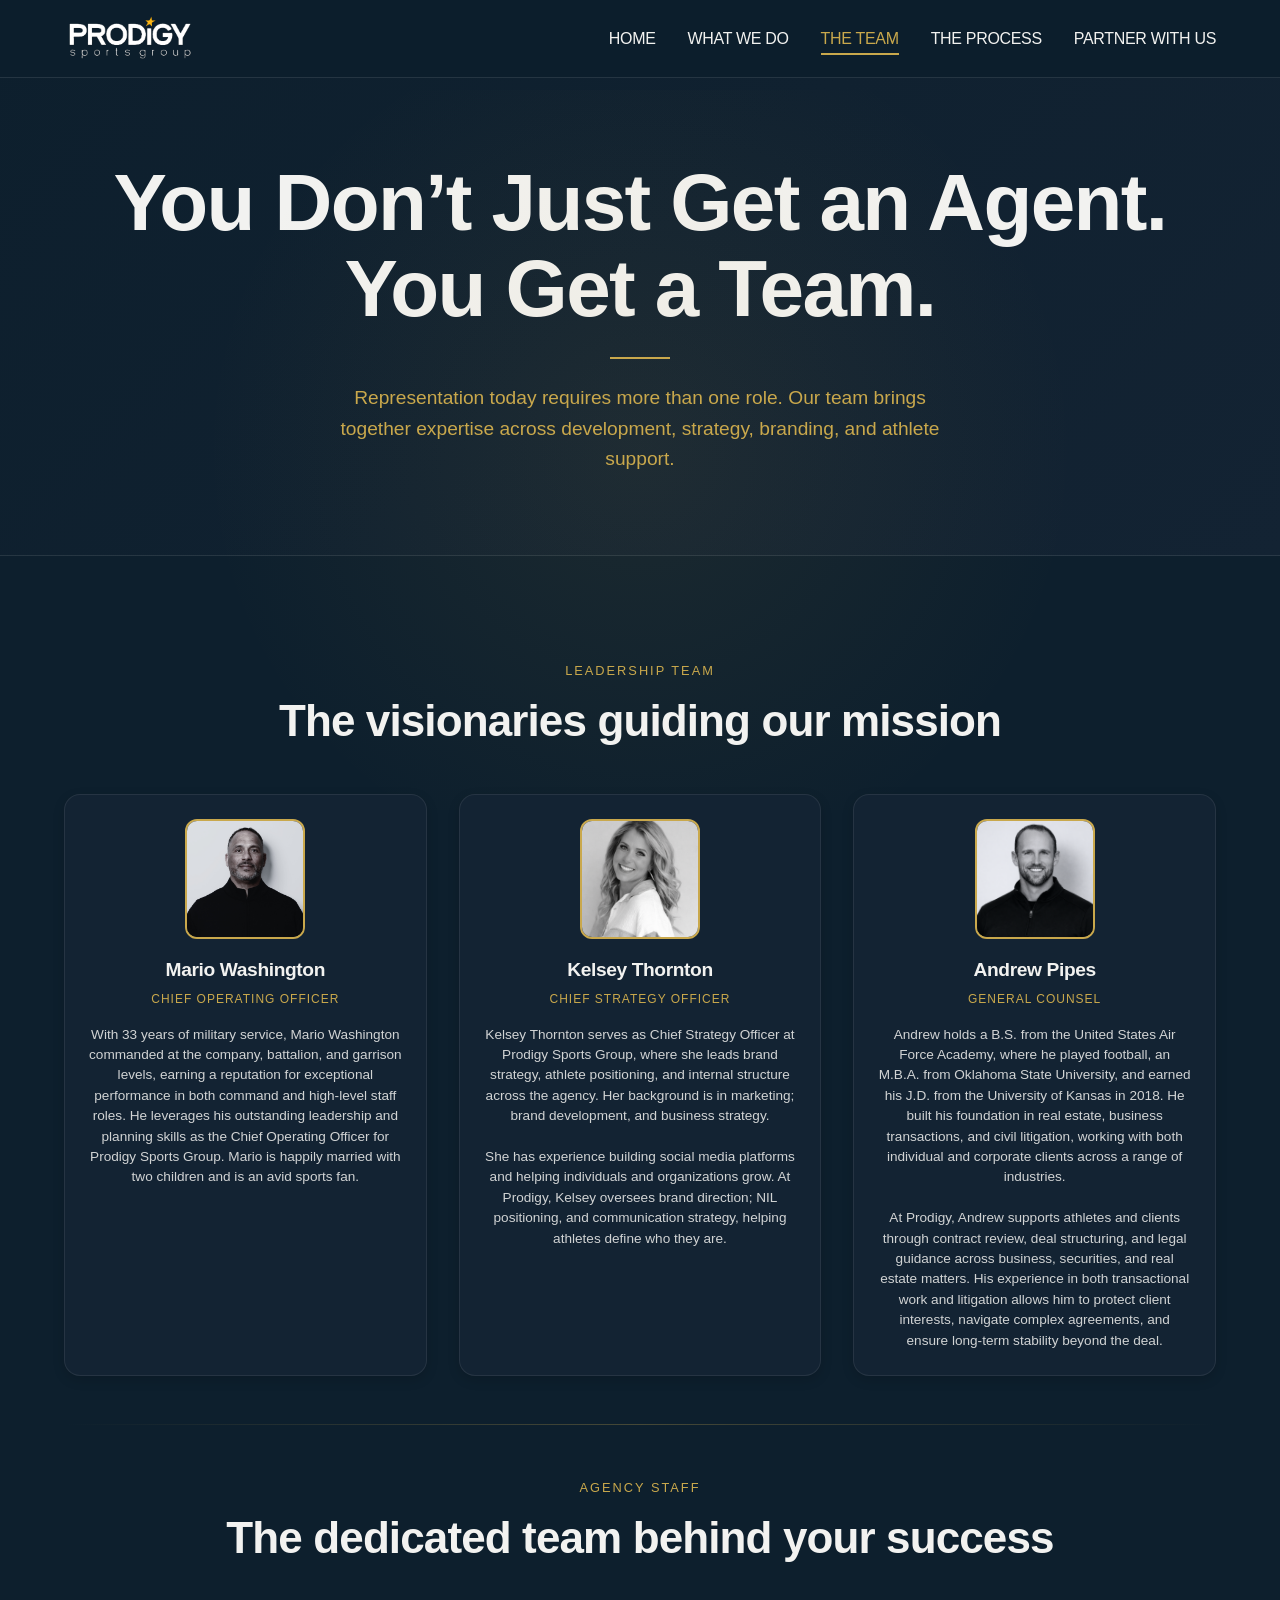
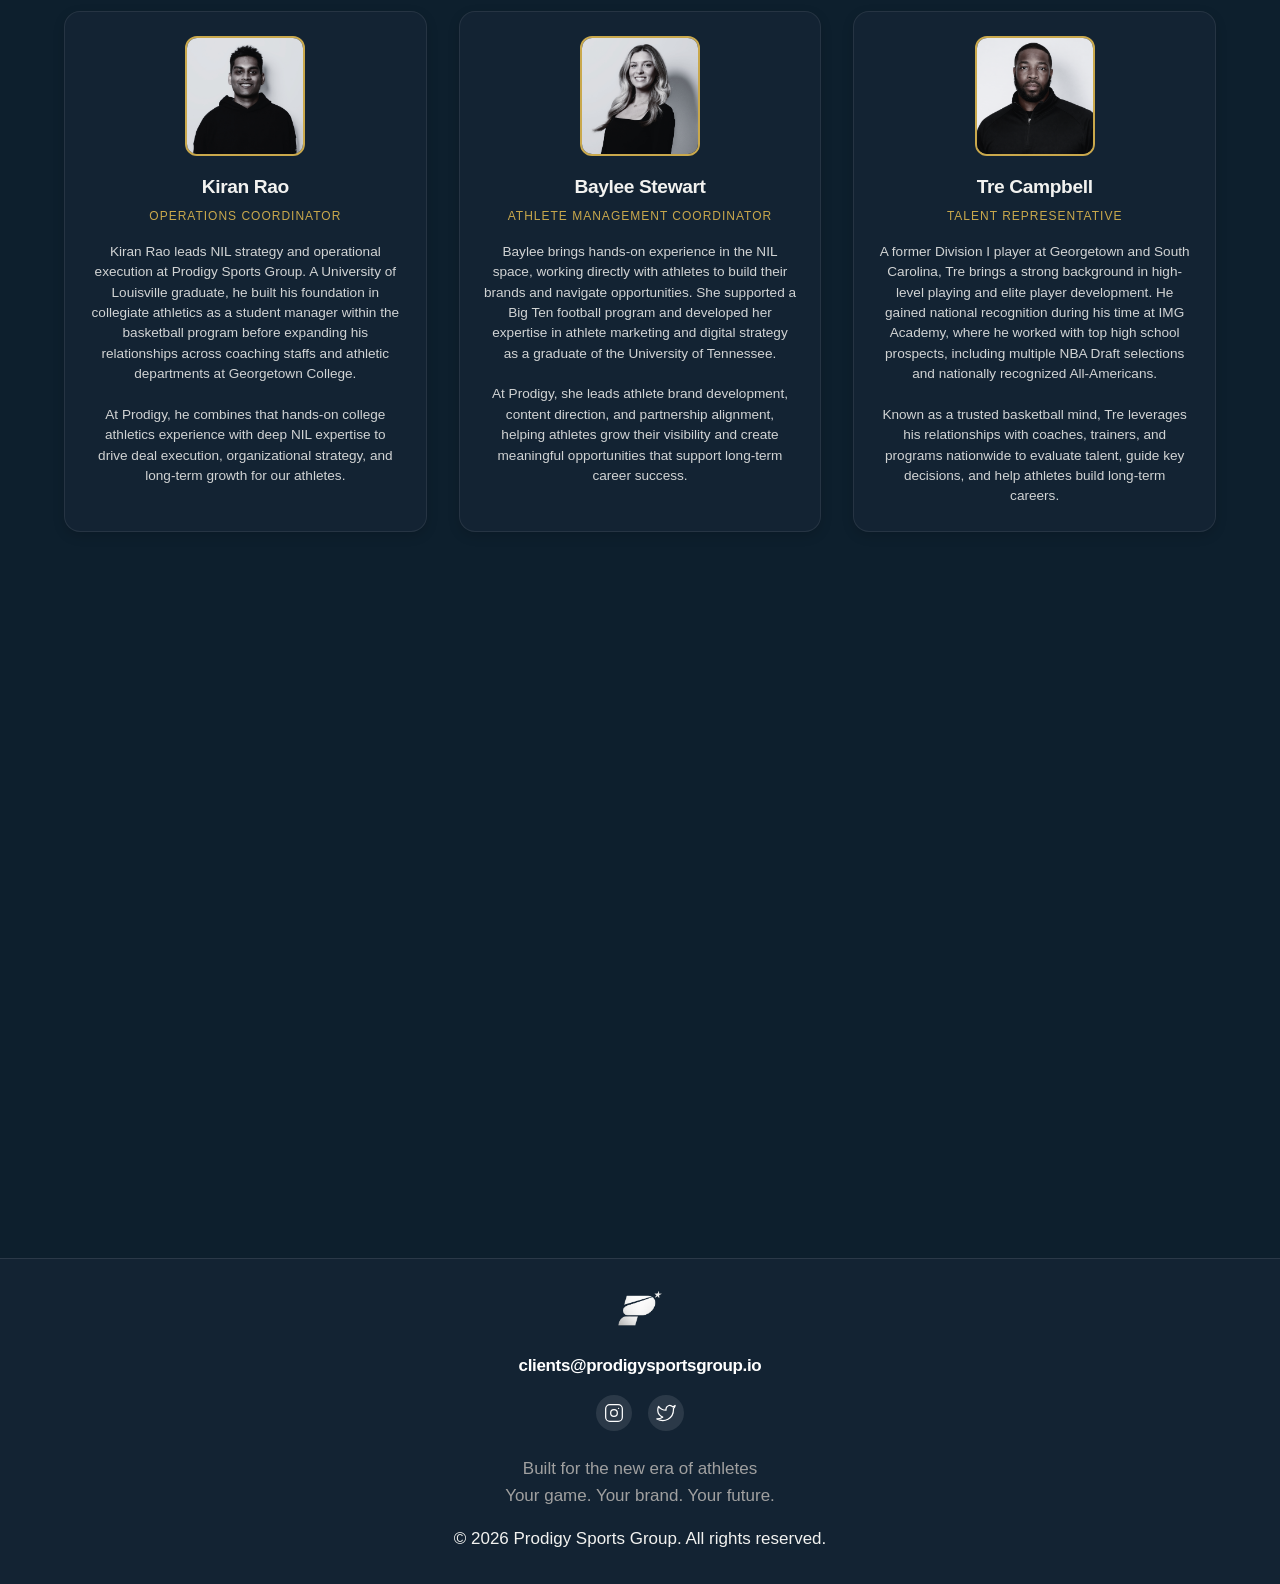
<file: about.html>
<!DOCTYPE html>
<html lang="en">
<head>
    <meta charset="UTF-8">
    <meta name="viewport" content="width=device-width, initial-scale=1.0">
    <title>The Team</title>
    <link href="https://api.fontshare.com/v2/css?f[]=cabinet-grotesk@800,700,500&f[]=manrope@400,500,600,700&display=swap" rel="stylesheet">
    <link rel="stylesheet" href="css/styles.css">
</head>
<body>

    <!--  SITE HEADER & NAVIGATION  -->
    <header>
        <nav class="navbar">
            <a href="index.html" class="logo">
                <img src="images/logo.png" alt="Prodigy" class="logo-img">
            </a>
            <ul class="nav-menu">
                <li><a href="index.html">HOME</a></li>
                <li><a href="What.html">WHAT WE DO</a></li>
                <li><a href="about.html" class="active">THE TEAM</a></li>
                <li><a href="process.html">THE PROCESS</a></li>
                <li><a href="contact.html">PARTNER WITH US</a></li>
            </ul>
            <button class="menu-toggle" aria-label="Toggle menu">
                <span></span>
                <span></span>
                <span></span>
            </button>
        </nav>
    </header>

    <main>
        <section class="page-header">
            <h1>You Don’t Just Get an Agent. You Get a Team.</h1>
            <div class="hero-divider"></div>
            <p>
                Representation today requires more than one role.
                Our team brings together expertise across development, strategy, branding, and athlete support.
            </p>
        </section>


        <!-- Our Team Section -->
        <section class="team-grid-section">
            <div class="team-container">

                <!-- Leadership Team -->
                <div class="team-category">
                    <div class="team-header">
                        <span class="section-tag">LEADERSHIP TEAM</span>
                        <h2>The visionaries guiding our mission</h2>
                    </div>
                    <div class="team-grid">
                        <!-- Leadership Team Member 1 -->
                        <div class="team-card leadership-card">
                            <div class="team-image">
                                <img src="images/MarioWashington.png" alt="Mario Washington">
                            </div>
                            <h3>Mario Washington</h3>
                            <p class="team-title">Chief Operating Officer</p>
                            <div class="team-bio">
                                <p>With 33 years of military service, Mario Washington commanded at the company, battalion, and garrison levels, earning a reputation for exceptional performance in both command and high-level staff roles. He leverages his outstanding leadership and planning skills as the Chief Operating Officer for Prodigy Sports Group. Mario is happily married with two children and is an avid sports fan.</p>
                            </div>
                        </div>

                        <!-- Leadership Team Member 2 -->
                        <div class="team-card leadership-card">
                            <div class="team-image">
                                <img src="images/KelseyThornton.png" alt="Kelsey Thornton">
                            </div>
                            <h3>Kelsey Thornton</h3>
                            <p class="team-title">Chief Strategy Officer</p>
                            <div class="team-bio">
                                <p>
                                    Kelsey Thornton serves as Chief Strategy Officer at Prodigy Sports Group, where she leads brand strategy, athlete positioning, and internal structure across the agency. Her background is in marketing; brand development, and business strategy.
                                    <br><br>
                                    She has experience building social media platforms and helping individuals and organizations grow. At Prodigy, Kelsey oversees brand direction; NIL positioning, and communication strategy, helping athletes define who they are.
                                </p>
                            </div>
                        </div>

                        <!-- Leadership Team Member 3  -->
                        <div class="team-card leadership-card">
                            <div class="team-image">
                                <img src="images/AndrewPipes.png" alt="Andrew Pipes">
                            </div>
                            <h3>Andrew Pipes</h3>
                            <p class="team-title">General Counsel</p>
                            <div class="team-bio">
                                <p>
                                    Andrew holds a B.S. from the United States Air Force Academy, where he played football, an M.B.A. from Oklahoma State University, and earned his J.D. from the University of Kansas in 2018. He built his foundation in real estate, business transactions, and civil litigation, working with both individual and corporate clients across a range of industries.
                                    <br><br>
                                    At Prodigy, Andrew supports athletes and clients through contract review, deal structuring, and legal guidance across business, securities, and real estate matters. His experience in both transactional work and litigation allows him to protect client interests, navigate complex agreements, and ensure long-term stability beyond the deal.
                                </p>
                             </div>
                        </div>
                    </div>
                </div>
            </div>
        

            <div class="team-category-divider"></div>

            <!-- Agency Staff -->
            <div class="team-category">
                <div class="team-header">
                    <span class="section-tag">AGENCY STAFF</span>
                    <h2>The dedicated team behind your success</h2>
                </div>
                <div class="team-grid">
                    <!-- Staff Member 1 -->
                    <div class="team-card staff-card">
                        <div class="team-image">
                            <img src="images/KiranRao.png" alt="Kiran Rao">
                        </div>
                        <h3>Kiran Rao</h3>
                        <p class="team-title">Operations Coordinator</p>
                        <div class="team-bio">
                            <p>
                                Kiran Rao leads NIL strategy and operational execution at Prodigy Sports Group. A University of Louisville graduate, he built his foundation in collegiate athletics as a student manager within the basketball program before expanding his relationships across coaching staffs and athletic departments at Georgetown College.
                                <br><br>
                                At Prodigy, he combines that hands-on college athletics experience with deep NIL expertise to drive deal execution, organizational strategy, and long-term growth for our athletes.
                            </p>
                        </div>
                    </div>

                    <!-- Staff Member 2 -->
                    <div class="team-card staff-card">
                        <div class="team-image">
                            <img src="images/BayleeStewart.png" alt="Baylee Stewart">
                        </div>
                        <h3>Baylee Stewart</h3>
                        <p class="team-title">Athlete Management Coordinator</p>
                        <div class="team-bio">
                            <p>
                                Baylee brings hands-on experience in the NIL space, working directly with athletes to build their brands and navigate opportunities. She supported a Big Ten football program and developed her expertise in athlete marketing and digital strategy as a graduate of the University of Tennessee.
                                <br><br>At Prodigy, she leads athlete brand development, content direction, and partnership alignment, helping athletes grow their visibility and create meaningful opportunities that support long-term career success.
                            </p>
                        </div>
                    </div>

                    <!-- Staff Member 3 -->
                    <div class="team-card staff-card">
                        <div class="team-image">
                            <img src="images/TreCampbell.png" alt="Tre Campbell">
                        </div>
                        <h3>Tre Campbell</h3>
                        <p class="team-title">Talent Representative</p>
                        <div class="team-bio">
                            <p>
                                A former Division I player at Georgetown and South Carolina, Tre brings a strong background in high-level playing and elite player development. He gained national recognition during his time at IMG Academy, where he worked with top high school prospects, including multiple NBA Draft selections and nationally recognized All-Americans.
                                <br><br>Known as a trusted basketball mind, Tre leverages his relationships with coaches, trainers, and programs nationwide to evaluate talent, guide key decisions, and help athletes build long-term careers.
                            </p>
                        </div>
                    </div>

                    <!-- Staff Member 4 -->
                    <div class="team-card staff-card">
                        <div class="team-image">
                            <img src="images/RobPeterson.png" alt="Rob Peterson">
                        </div>
                        <h3>Rob Peterson</h3>
                        <p class="team-title">Talent Representative</p>
                        <div class="team-bio">
                            <p>
                                Rob Peterson is a former collegiate player and coach with deep roots in the basketball world. The son of longtime college and NBA coach and executive Buzz Peterson, he brings both lineage and perspective shaped by a lifetime around the game.
                                After playing at High Point University under Tubby Smith and coaching at the collegiate level, Rob offers a strong understanding of today’s evolving basketball landscape. <br><br>He leverages both his recent coaching experience and lifelong relationships across the sport to help athletes navigate key decisions and position themselves for long-term success.
                            </p>
                        </div>
                    </div>

                    <!-- Staff Member 5 -->
                    <div class="team-card staff-card">
                        <div class="team-image">
                            <img src="images/SeanMohollen.png" alt="Sean Mohollen">
                        </div>
                        <h3>Sean Mohollen</h3>
                        <p class="team-title">Talent Representative</p>
                        <div class="team-bio">
                            <p>
                                Sean Mohollen is a former Division I athlete with a background in sports management and a focused expertise in NIL strategy and athlete brand development. Having competed at the collegiate level himself, he understands the demands athletes face and brings that perspective to every client relationship.
                                <br><br>
                                At Prodigy, Sean works directly with athletes and their families to identify the right opportunities, structure meaningful partnerships, and build brands with long-term value. His hands-on approach and commitment to the details ensure athletes can navigate the NIL landscape with clarity and a team behind them.
                            </p>
                        </div>
                    </div>
                </div>
            </div>


        </section>
    </main>

    <footer>
        <div class="footer-container">
            <div class="logo-img">
                <img src="images/logo2.PNG" alt="Prodigy" class="footer-logo-img">
            </div>
            <div class="footer-contact">
                <a href="mailto:client@prodigysportsgroup.io" class="footer-email">clients@prodigysportsgroup.io</a>
            </div>
            <div class="footer-social">
                <a href="https://www.instagram.com/prodigysportsgroup_" target="_blank" class="social-link-footer" aria-label="Instagram">
                    <svg width="20" height="20" viewBox="0 0 24 24" fill="none" xmlns="http://www.w3.org/2000/svg">
                        <path d="M17 2H7C4.2 2 2 4.2 2 7V17C2 19.8 4.2 22 7 22H17C19.8 22 22 19.8 22 17V7C22 4.2 19.8 2 17 2Z" stroke="currentColor" stroke-width="1.5" stroke-linecap="round" stroke-linejoin="round" />
                        <path d="M12 16C14.2091 16 16 14.2091 16 12C16 9.79086 14.2091 8 12 8C9.79086 8 8 9.79086 8 12C8 14.2091 9.79086 16 12 16Z" stroke="currentColor" stroke-width="1.5" stroke-linecap="round" stroke-linejoin="round" />
                        <path d="M17.5 6.5H17.51" stroke="currentColor" stroke-width="1.5" stroke-linecap="round" stroke-linejoin="round" />
                    </svg>
                </a>
                <a href="https://x.com/ProdigySG_" target="_blank" class="social-link-footer" aria-label="Twitter">
                    <svg width="20" height="20" viewBox="0 0 24 24" fill="none" xmlns="http://www.w3.org/2000/svg">
                        <path d="M23 3C22.0424 3.675 20.9821 4.192 19.86 4.53C19.2577 3.837 18.4573 3.346 17.567 3.1239C16.6767 2.9019 15.7395 2.9602 14.8821 3.2915C14.0247 3.6228 13.2884 4.2111 12.773 4.986C12.2575 5.7609 11.9877 6.6836 12 7.62V8.62C10.2426 8.666 8.50127 8.276 6.93101 7.4855C5.36074 6.695 4.01032 5.5325 3 4.12C3 4.12 -1 13 8 17C5.94053 18.398 3.48716 19.099 1 19C10 24 21 19 21 7.5C20.9991 7.2215 20.9723 6.94364 20.92 6.67C21.9406 5.6635 22.6608 4.3927 23 3Z" stroke="currentColor" stroke-width="1.5" stroke-linecap="round" stroke-linejoin="round" />
                    </svg>
                </a>
            </div>
            <div class="footer-text">
                <p>
                    Built for the new era of athletes
                    <br />
                    Your game. Your brand. Your future.
                </p>
            </div>
            <p>&copy; 2026 Prodigy Sports Group. All rights reserved.</p>
        </div>
    </footer>
    <script src="JavaScript/script.js"></script>
</body>
</html>
</file>
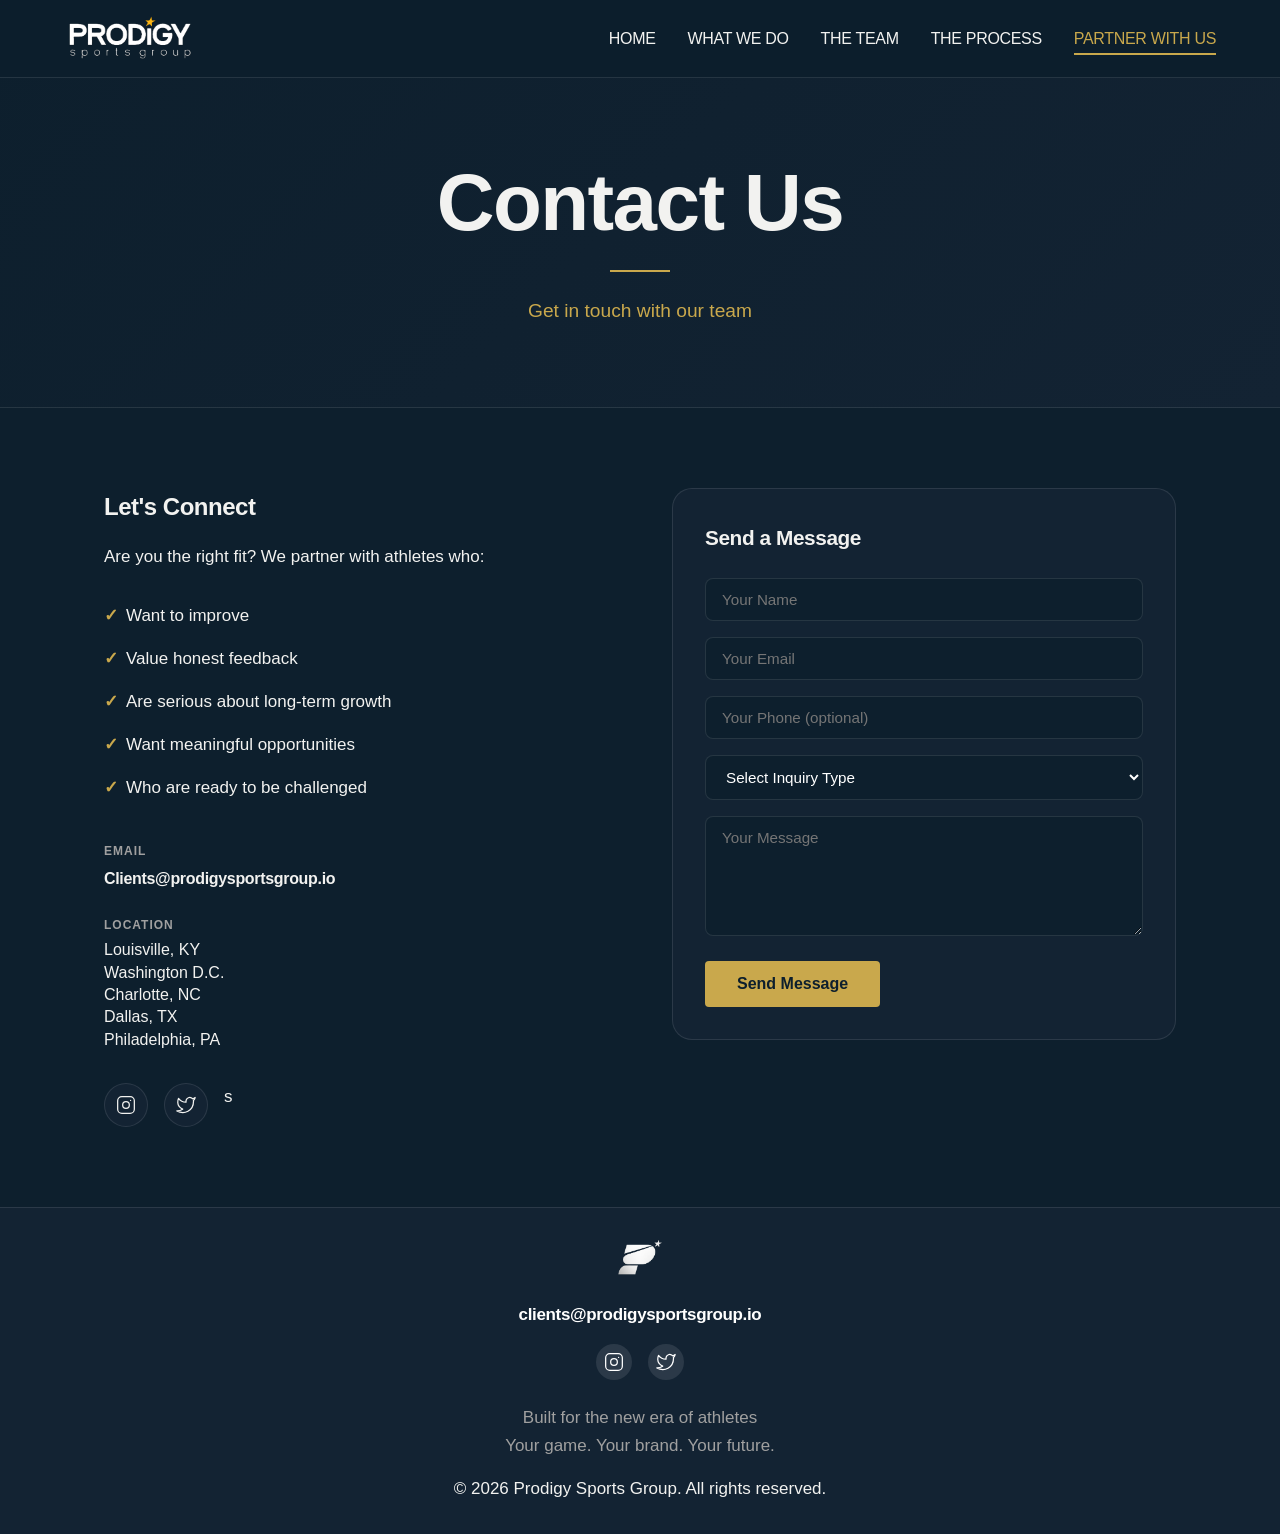
<file: contact.html>
<!DOCTYPE html>
<html lang="en">
<head>
    <meta charset="UTF-8">
    <meta name="viewport" content="width=device-width, initial-scale=1.0">
    <title>Partner With Us</title>
    <link href="https://api.fontshare.com/v2/css?f[]=cabinet-grotesk@800,700,500&f[]=manrope@400,500,600,700&display=swap" rel="stylesheet">
    <link rel="stylesheet" href="css/styles.css">
</head>
<body>

    <!--SITE HEADER & NAVIGATION -->
    <header>
        <nav class="navbar">
            <a href="index.html" class="logo">
                <img src="images/logo.png" alt="Prodigy" class="logo-img">
            </a>
            <ul class="nav-menu">
                <li><a href="index.html">HOME</a></li>
                <li><a href="What.html">WHAT WE DO</a></li>
                <li><a href="about.html">THE TEAM</a></li>
                <li><a href="process.html">THE PROCESS</a></li>
                <li><a href="contact.html" class="active">PARTNER WITH US</a></li>
            </ul>
            <button class="menu-toggle" aria-label="Toggle menu">
                <span></span>
                <span></span>
                <span></span>
            </button>
        </nav>
    </header>

    <main>
        <section class="page-header">
            <h1>Contact Us</h1>
            <div class="hero-divider"></div>
            <p>Get in touch with our team</p>
        </section>

        <section class="contact-section">
            <div class="contact-grid">
                <!--Contact Info -->
                <div class="contact-info">
                    <h3>Let's Connect</h3>
                    <p>Are you the right fit? We partner with athletes who:</p>
                    <ul class="contact-list">
                        <li>Want to improve</li>
                        <li>Value honest feedback</li>
                        <li>Are serious about long-term growth</li>
                        <li>Want meaningful opportunities</li>
                        <li>Who are ready to be challenged</li>
                    </ul>

                    <div class="contact-details">
                        <div class="contact-detail">
                            <h4>Email</h4>
                            <a href="mailto:Clients@prodigysportsgroup.io">Clients@prodigysportsgroup.io</a>
                        </div>
                        <!--
                            <div class="contact-detail">
                            <h4>Phone</h4>
                            <a href="tel:+1234567890">(123) 456-7890</a>
                            </div>
                                 -->
                        <div class="contact-detail">
                            <h4>Location</h4>
                            <p>
                                Louisville, KY<br>
                                Washington D.C.<br>
                                Charlotte, NC<br>
                                Dallas, TX<br>
                                Philadelphia, PA
                            </p>
                        </div>
                    </div>

                    <!-- Social Icons - SVG -->
                    <div class="social-icons">
                        <a href="https://www.instagram.com/prodigysportsgroup_" target="_blank" class="social-icon" aria-label="Instagram">
                            <svg width="24" height="24" viewBox="0 0 24 24" fill="none" xmlns="http://www.w3.org/2000/svg">
                                <path d="M17 2H7C4.2 2 2 4.2 2 7V17C2 19.8 4.2 22 7 22H17C19.8 22 22 19.8 22 17V7C22 4.2 19.8 2 17 2Z" stroke="currentColor" stroke-width="1.5" stroke-linecap="round" stroke-linejoin="round" />
                                <path d="M12 16C14.2091 16 16 14.2091 16 12C16 9.79086 14.2091 8 12 8C9.79086 8 8 9.79086 8 12C8 14.2091 9.79086 16 12 16Z" stroke="currentColor" stroke-width="1.5" stroke-linecap="round" stroke-linejoin="round" />
                                <path d="M17.5 6.5H17.51" stroke="currentColor" stroke-width="1.5" stroke-linecap="round" stroke-linejoin="round" />
                            </svg>
                        </a>
                        <a href="https://x.com/ProdigySG_" target="_blank" class="social-icon" aria-label="X">
                            <svg width="24" height="24" viewBox="0 0 24 24" fill="none" xmlns="http://www.w3.org/2000/svg">
                                <path d="M23 3C22.0424 3.675 20.9821 4.192 19.86 4.53C19.2577 3.837 18.4573 3.346 17.567 3.1239C16.6767 2.9019 15.7395 2.9602 14.8821 3.2915C14.0247 3.6228 13.2884 4.2111 12.773 4.986C12.2575 5.7609 11.9877 6.6836 12 7.62V8.62C10.2426 8.666 8.50127 8.276 6.93101 7.4855C5.36074 6.695 4.01032 5.5325 3 4.12C3 4.12 -1 13 8 17C5.94053 18.398 3.48716 19.099 1 19C10 24 21 19 21 7.5C20.9991 7.2215 20.9723 6.94364 20.92 6.67C21.9406 5.6635 22.6608 4.3927 23 3Z" stroke="currentColor" stroke-width="1.5" stroke-linecap="round" stroke-linejoin="round" />
                            </svg>
                        </a>s
                    </div>
                </div>

                <!-- Contact Form -->
                <div class="contact-form-container">
                    <h3>Send a Message</h3>

                    <div id="form-success" class="form-success" style="display: none;">
                        <h3>Thank You!</h3>
                        <p>Your message has been sent. We'll get back to you within 24 hours.</p>
                    </div>

                    <form id="contact-form" class="contact-form" action="https://formspree.io/f/xojgeknv" method="POST">
                        <input type="text" name="_gotcha" style="display: none;">

                        <div class="form-group">
                            <input type="text" name="name" placeholder="Your Name" required>
                        </div>

                        <div class="form-group">
                            <input type="email" name="email" placeholder="Your Email" required>
                        </div>

                        <div class="form-group">
                            <input type="tel" name="phone" placeholder="Your Phone (optional)">
                        </div>

                        <div class="form-group">
                            <select name="inquiry-type" required>
                                <option value="" disabled selected>Select Inquiry Type</option>
                                <option value="general">General Question</option>
                                <option value="athlete">Athlete Representation</option>
                                <option value="partnership">Partnership Opportunity</option>
                                <option value="media">Media Inquiry</option>
                            </select>
                        </div>

                        <div class="form-group">
                            <textarea name="message" placeholder="Your Message" required></textarea>
                        </div>

                        <button type="submit" class="btn btn-primary" id="submit-btn">
                            <span class="btn-text">Send Message</span>
                            <span class="btn-loading" style="display: none;">Sending...</span>
                        </button>
                    </form>
                </div>
            </div>
        </section>
    </main>

    <footer>
        <div class="footer-container">
            <div class="logo-img">
                <img src="images/logo2.PNG" alt="Prodigy" class="footer-logo-img">
            </div>
            <div class="footer-contact">
                <a href="mailto:client@prodigysportsgroup.io" class="footer-email">clients@prodigysportsgroup.io</a>            
            </div>
            <div class="footer-social">
                <a href="https://www.instagram.com/prodigysportsgroup_" target="_blank" class="social-link-footer" aria-label="Instagram">
                    <svg width="20" height="20" viewBox="0 0 24 24" fill="none" xmlns="http://www.w3.org/2000/svg">
                        <path d="M17 2H7C4.2 2 2 4.2 2 7V17C2 19.8 4.2 22 7 22H17C19.8 22 22 19.8 22 17V7C22 4.2 19.8 2 17 2Z" stroke="currentColor" stroke-width="1.5" stroke-linecap="round" stroke-linejoin="round" />
                        <path d="M12 16C14.2091 16 16 14.2091 16 12C16 9.79086 14.2091 8 12 8C9.79086 8 8 9.79086 8 12C8 14.2091 9.79086 16 12 16Z" stroke="currentColor" stroke-width="1.5" stroke-linecap="round" stroke-linejoin="round" />
                        <path d="M17.5 6.5H17.51" stroke="currentColor" stroke-width="1.5" stroke-linecap="round" stroke-linejoin="round" />
                    </svg>
                </a>
                <a href="https://x.com/ProdigySG_" target="_blank" class="social-link-footer" aria-label="Twitter">
                    <svg width="20" height="20" viewBox="0 0 24 24" fill="none" xmlns="http://www.w3.org/2000/svg">
                        <path d="M23 3C22.0424 3.675 20.9821 4.192 19.86 4.53C19.2577 3.837 18.4573 3.346 17.567 3.1239C16.6767 2.9019 15.7395 2.9602 14.8821 3.2915C14.0247 3.6228 13.2884 4.2111 12.773 4.986C12.2575 5.7609 11.9877 6.6836 12 7.62V8.62C10.2426 8.666 8.50127 8.276 6.93101 7.4855C5.36074 6.695 4.01032 5.5325 3 4.12C3 4.12 -1 13 8 17C5.94053 18.398 3.48716 19.099 1 19C10 24 21 19 21 7.5C20.9991 7.2215 20.9723 6.94364 20.92 6.67C21.9406 5.6635 22.6608 4.3927 23 3Z" stroke="currentColor" stroke-width="1.5" stroke-linecap="round" stroke-linejoin="round" />
                    </svg>
                </a>
            </div>
            <div class="footer-text">
                <p>
                    Built for the new era of athletes
                    <br />
                    Your game. Your brand. Your future.
                </p>
            </div>
            <p>&copy; 2026 Prodigy Sports Group. All rights reserved.</p>
        </div>
    </footer>

    <script src="JavaScript/script.js"></script>
</body>
</html>
</file>
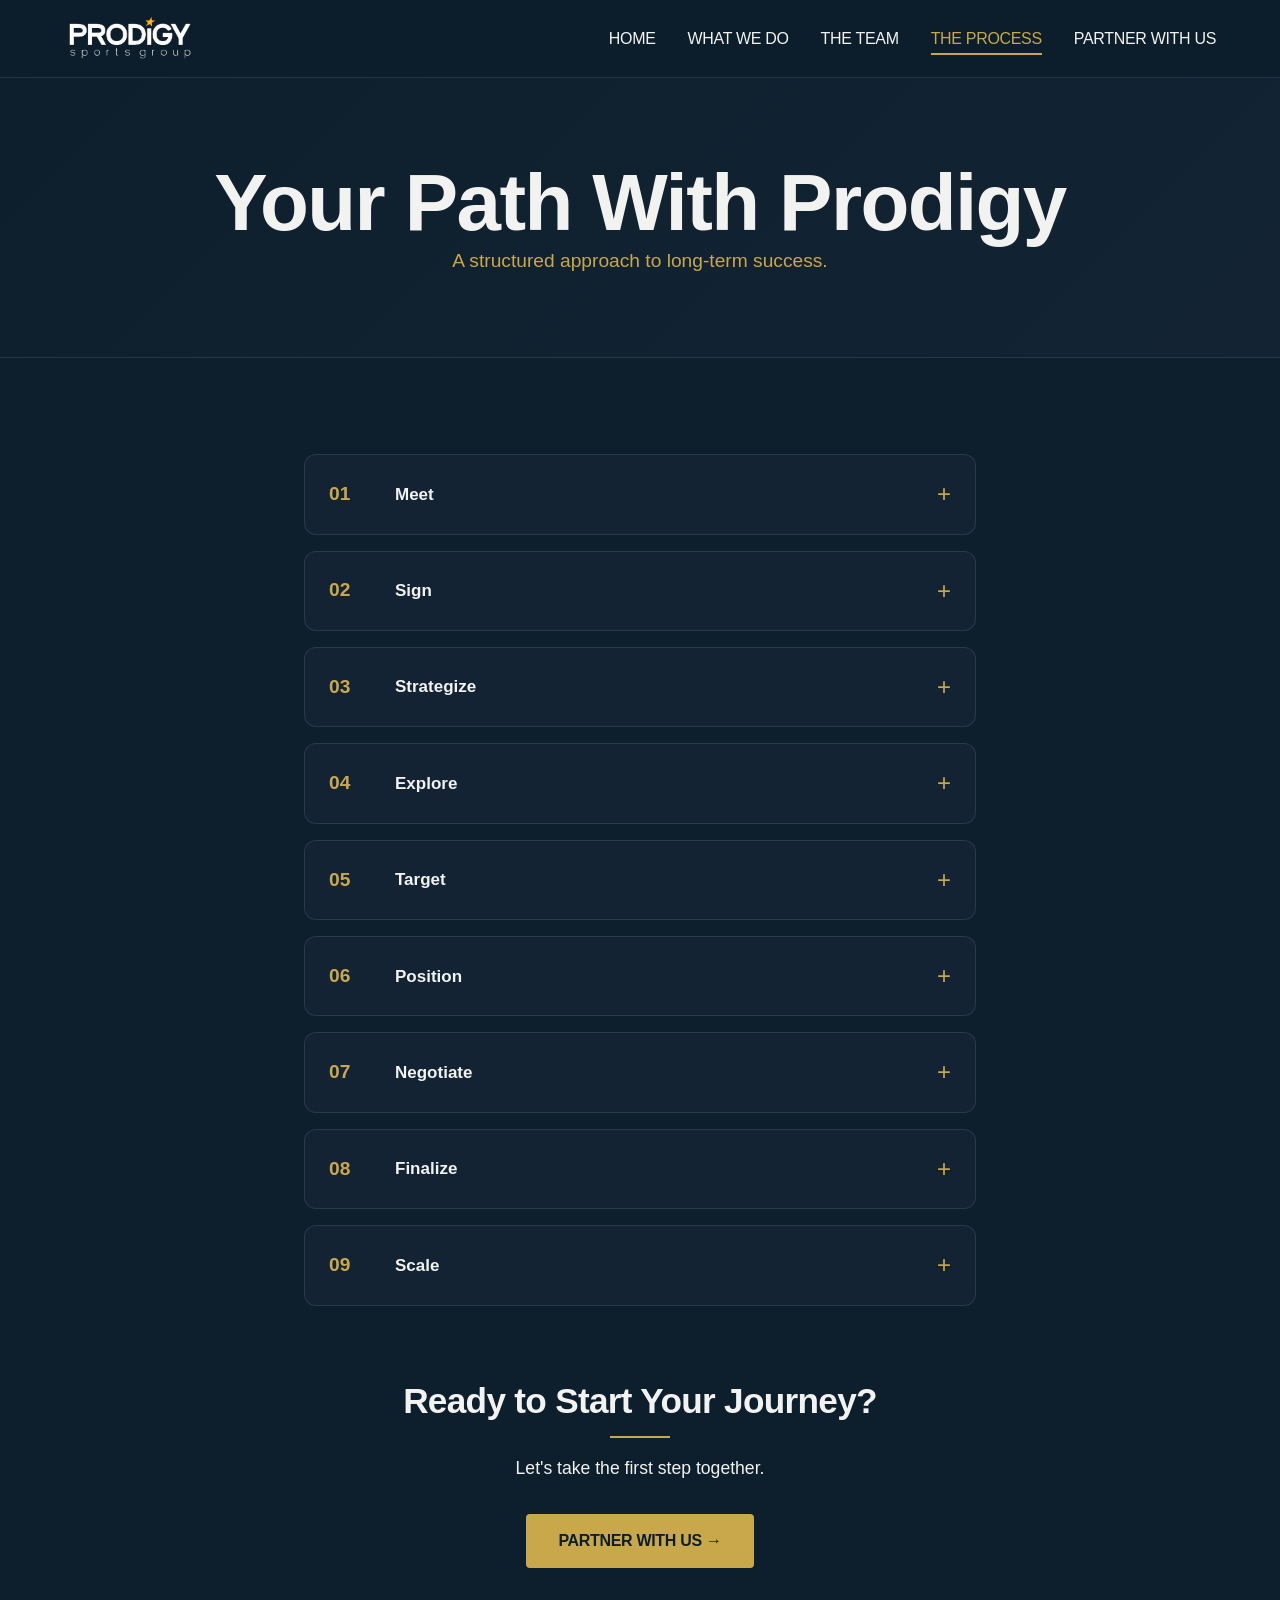
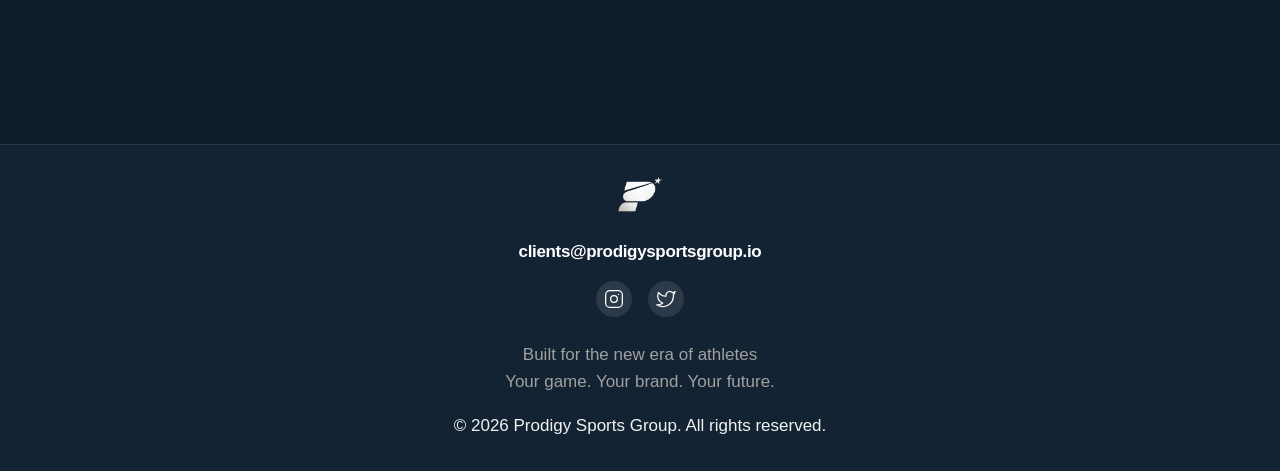
<file: process.html>
﻿<!DOCTYPE html>
<html lang="en">
<head>
    <meta charset="UTF-8">
    <meta name="viewport" content="width=device-width, initial-scale=1.0">
    <title>The Process</title>
    <link href="https://api.fontshare.com/v2/css?f[]=cabinet-grotesk@800,700,500&f[]=manrope@400,500,600,700&display=swap" rel="stylesheet">
    <link rel="stylesheet" href="css/styles.css">
</head>
<body>

    <!-- ===== SITE HEADER & NAVIGATION ===== -->
    <header>
        <nav class="navbar">
            <a href="index.html" class="logo">
                <img src="images/logo.png" alt="Prodigy" class="logo-img">
            </a>
            <ul class="nav-menu">
                <li><a href="index.html" >HOME</a></li>
                <li><a href="What.html">WHAT WE DO</a></li>
                <li><a href="about.html">THE TEAM</a></li>
                <li><a href="process.html" class="active">THE PROCESS</a></li>
                <li><a href="contact.html">PARTNER WITH US</a></li>
            </ul>
            <button class="menu-toggle" aria-label="Toggle menu">
                <span></span>
                <span></span>
                <span></span>
            </button>
        </nav>
    </header>

    <main>
        <!-- Hero Section -->
        <section class="page-header">
            <h1>Your Path With Prodigy</h1>
            <p class="subhead">A structured approach to long-term success.</p>
        </section>

        <!-- Process Accordion Section -->
        <section class="process-accordion-section">
            <div class="accordion-container">

                <!-- Step 1: Meet -->
                <div class="accordion-item">
                    <div class="accordion-header">
                        <div class="step-number">01</div>
                        <div class="step-title">Meet</div>
                        <div class="accordion-icon">+</div>
                    </div>
                    <div class="accordion-content">
                        <div class="accordion-body">
                            <p>Align goals, expectations, and long-term vision. We sit down to understand who you are, what you want to achieve, and how we can help you get there. This is where the foundation of our partnership is built.</p>
                            <div class="accordion-body">
                                <div class="divider-line"></div>
                                <ul>
                                    <li>Discovery call to understand your aspirations</li>
                                    <li>Goal-setting workshop</li>
                                    <li>Mutual expectations alignment</li>
                                    <li>Initial assessment of your current position</li>
                                </ul>
                            </div>
                        </div>
                    </div>
                </div>

                <!-- Step 2: Sign -->
                <div class="accordion-item">
                    <div class="accordion-header">
                        <div class="step-number">02</div>
                        <div class="step-title">Sign</div>
                        <div class="accordion-icon">+</div>
                    </div>
                    <div class="accordion-content">
                        <div class="accordion-body">
                            <p>Formalize partnership and begin onboarding. We make it official with clear terms and a transparent agreement. You'll receive your welcome kit and be introduced to your dedicated team.</p>
                            <div class="accordion-body">
                                <div class="divider-line"></div>
                                <ul>
                                    <li>Transparent agreement review</li>
                                    <li>Welcome kit and onboarding materials</li>
                                    <li>Introduction to your dedicated team</li>
                                    <li>Access to client portal</li>
                                </ul>
                            </div>
                        </div>
                    </div>
                </div>

                <!-- Step 3: Strategize -->
                <div class="accordion-item">
                    <div class="accordion-header">
                        <div class="step-number">03</div>
                        <div class="step-title">Strategize</div>
                        <div class="accordion-icon">+</div>
                    </div>
                    <div class="accordion-content">
                        <div class="accordion-body">
                            <p>Develop personalized career roadmap. Together we create a comprehensive plan that maps out your short-term actions and long-term goals, identifying key milestones along the way.</p>
                            <div class="accordion-body">
                                <div class="divider-line"></div>
                                <ul>
                                    <li>Personalized career roadmap creation</li>
                                    <li>Short-term and long-term goal setting</li>
                                    <li>Key milestone identification</li>
                                    <li>Performance baseline assessment</li>
                                </ul>
                            </div>
                        </div>
                    </div>
                </div>

                <!-- Step 4: Explore -->
                <div class="accordion-item">
                    <div class="accordion-header">
                        <div class="step-number">04</div>
                        <div class="step-title">Explore</div>
                        <div class="accordion-icon">+</div>
                    </div>
                    <div class="accordion-content">
                        <div class="accordion-body">
                            <p>Identify best-fit opportunities and pathways. We research and identify opportunities that align with your goals—whether that's professional leagues, NIL deals, or brand partnerships.</p>
                            <div class="accordion-body">
                                <div class="divider-line"></div>
                                <ul>
                                    <li>Opportunity research and identification</li>
                                    <li>NIL and brand partnership exploration</li>
                                    <li>Professional pathway analysis</li>
                                    <li>Market positioning assessment</li>
                                </ul>
                            </div>
                        </div>
                    </div>
                </div>

                <!-- Step 5: Target -->
                <div class="accordion-item">
                    <div class="accordion-header">
                        <div class="step-number">05</div>
                        <div class="step-title">Target</div>
                        <div class="accordion-icon">+</div>
                    </div>
                    <div class="accordion-content">
                        <div class="accordion-body">
                            <p>Focus on highest-value options. We narrow down the opportunities to those with the greatest potential for your career growth and long-term value, creating a prioritized target list.</p>
                            <div class="accordion-body">
                                <div class="divider-line"></div>
                                <ul>
                                    <li>Opportunity prioritization matrix</li>
                                    <li>Highest-value option selection</li>
                                    <li>Risk-reward assessment</li>
                                    <li>Target list creation</li>
                                </ul>
                            </div>
                        </div>
                    </div>
                </div>

                <!-- Step 6: Position -->
                <div class="accordion-item">
                    <div class="accordion-header">
                        <div class="step-number">06</div>
                        <div class="step-title">Position</div>
                        <div class="accordion-icon">+</div>
                    </div>
                    <div class="accordion-content">
                        <div class="accordion-body">
                            <p>Define role, brand, and leverage strategy. We craft your personal brand narrative and position you for maximum impact, ensuring you stand out in your chosen path.</p>
                            <div class="accordion-body">
                                <div class="divider-line"></div>
                                <ul>
                                    <li>Personal brand narrative development</li>
                                    <li>Positioning strategy creation</li>
                                    <li>Media and marketing preparation</li>
                                    <li>Elevator pitch and story refinement</li>
                                </ul>
                            </div>
                        </div>
                    </div>
                </div>

                <!-- Step 7: Negotiate -->
                <div class="accordion-item">
                    <div class="accordion-header">
                        <div class="step-number">07</div>
                        <div class="step-title">Negotiate</div>
                        <div class="accordion-icon">+</div>
                    </div>
                    <div class="accordion-content">
                        <div class="accordion-body">
                            <p>Structure deals for long-term value. Our team handles negotiations to secure terms that maximize your value—both immediate and long-term—while protecting your interests.</p>
                            <div class="accordion-body">
                                <div class="divider-line"></div>
                                <ul>
                                    <li>Contract negotiation and structuring</li>
                                    <li>Value maximization strategy</li>
                                    <li>Legal review and protection</li>
                                    <li>Term sheet analysis</li>
                                </ul>
                            </div>
                        </div>
                    </div>
                </div>

                <!-- Step 8: Finalize -->
                <div class="accordion-item">
                    <div class="accordion-header">
                        <div class="step-number">08</div>
                        <div class="step-title">Finalize</div>
                        <div class="accordion-icon">+</div>
                    </div>
                    <div class="accordion-content">
                        <div class="accordion-body">
                            <p>Confirm opportunity and execute. We finalize all details, ensure all documentation is in order, and execute the agreement with precision and care.</p>
                            <div class="accordion-body">
                                <div class="divider-line"></div>
                                <ul>
                                    <li>Final agreement execution</li>
                                    <li>Documentation completion</li>
                                    <li>Compliance review</li>
                                    <li>Announcement coordination</li>
                                </ul>
                            </div>
                        </div>
                    </div>
                </div>

                <!-- Step 9: Scale -->
                <div class="accordion-item">
                    <div class="accordion-header">
                        <div class="step-number">09</div>
                        <div class="step-title">Scale</div>
                        <div class="accordion-icon">+</div>
                    </div>
                    <div class="accordion-content">
                        <div class="accordion-body">
                            <p>Expand brand, partnerships, and career growth. The journey doesn't end—we continuously work to scale your success, finding new opportunities and building on your momentum.</p>
                            <div class="accordion-body">
                                <div class="divider-line"></div>
                                <ul>
                                    <li>Ongoing career development</li>
                                    <li>New opportunity identification</li>
                                    <li>Brand expansion strategy</li>
                                    <li>Long-term relationship management</li>
                                </ul>
                            </div>
                        </div>
                    </div>
                </div>

            </div>

            <!-- Call to Action -->
            <section class="process-cta">
                <div class="cta-pyramid">
                    <h2>Ready to Start Your Journey?</h2>
                    <div class="cta-divider"></div>
                    <p>Let's take the first step together.</p>
                    <a href="contact.html" class="btn">PARTNER WITH US →</a>
                </div>
            </section>
        </section>
    </main>




    <footer>
        <div class="footer-container">
            <div class="logo-img">
                <img src="images/logo2.PNG" alt="Prodigy" class="footer-logo-img">
            </div>
            <div class="footer-contact">
                <a href="mailto:client@prodigysportsgroup.io" class="footer-email">clients@prodigysportsgroup.io</a>            
            </div>
            <div class="footer-social">
                <a href="https://www.instagram.com/prodigysportsgroup_" target="_blank" class="social-link-footer" aria-label="Instagram">
                    <svg width="20" height="20" viewBox="0 0 24 24" fill="none" xmlns="http://www.w3.org/2000/svg">
                        <path d="M17 2H7C4.2 2 2 4.2 2 7V17C2 19.8 4.2 22 7 22H17C19.8 22 22 19.8 22 17V7C22 4.2 19.8 2 17 2Z" stroke="currentColor" stroke-width="1.5" stroke-linecap="round" stroke-linejoin="round" />
                        <path d="M12 16C14.2091 16 16 14.2091 16 12C16 9.79086 14.2091 8 12 8C9.79086 8 8 9.79086 8 12C8 14.2091 9.79086 16 12 16Z" stroke="currentColor" stroke-width="1.5" stroke-linecap="round" stroke-linejoin="round" />
                        <path d="M17.5 6.5H17.51" stroke="currentColor" stroke-width="1.5" stroke-linecap="round" stroke-linejoin="round" />
                    </svg>
                </a>
                <a href="https://x.com/ProdigySG_" target="_blank" class="social-link-footer" aria-label="Twitter">
                    <svg width="20" height="20" viewBox="0 0 24 24" fill="none" xmlns="http://www.w3.org/2000/svg">
                        <path d="M23 3C22.0424 3.675 20.9821 4.192 19.86 4.53C19.2577 3.837 18.4573 3.346 17.567 3.1239C16.6767 2.9019 15.7395 2.9602 14.8821 3.2915C14.0247 3.6228 13.2884 4.2111 12.773 4.986C12.2575 5.7609 11.9877 6.6836 12 7.62V8.62C10.2426 8.666 8.50127 8.276 6.93101 7.4855C5.36074 6.695 4.01032 5.5325 3 4.12C3 4.12 -1 13 8 17C5.94053 18.398 3.48716 19.099 1 19C10 24 21 19 21 7.5C20.9991 7.2215 20.9723 6.94364 20.92 6.67C21.9406 5.6635 22.6608 4.3927 23 3Z" stroke="currentColor" stroke-width="1.5" stroke-linecap="round" stroke-linejoin="round" />
                    </svg>
                </a>
            </div>
            <div class="footer-text">
                <p>
                    Built for the new era of athletes
                    <br />
                    Your game. Your brand. Your future.
                </p>
            </div>
            <p>&copy; 2026 Prodigy Sports Group. All rights reserved.</p>
        </div>
    </footer>

    <script src="JavaScript/script.js"></script>

</body>
</html>
</file>
<file: css/styles.css>
/* ============================================
   1. GLOBAL VARIABLES & RESET
   ============================================ */

:root {
    /* Colors */
    --color-bg-primary: #0D1F2D;
    --color-bg-secondary: #132333;
    --color-bg-light: #F2F0EB;
    --color-gold: #C9A84C;
    --color-text-primary: #F2F2F0;
    --color-text-dark: #0D1F2D;
    --color-text-muted: #A0A0A0;
    --color-border: rgba(255, 255, 255, 0.1);
    /* Fonts */
    --font-display: 'Cabinet Grotesk', 'Playfair Display', sans-serif;
    --font-body: 'Manrope', 'Inter', sans-serif;
    /* Effects */
    --glow-gold: 0 0 20px rgba(201, 168, 76, 0.3);
}

* {
    margin: 0;
    padding: 0;
    box-sizing: border-box;
}

body {
    font-family: 'Manrope', sans-serif;
    font-size: 17px;
    line-height: 1.6;
    color: var(--color-text-primary);
    background: var(--color-bg-primary);
    overflow-x: hidden;
}

/* ============================================
   2. TYPOGRAPHY & GLOBAL TEXT
   ============================================ */

h1, h2, h3, h4, h5, h6, .logo, .stat-number,a {
    font-family: var(--font-display);
    font-weight: 700;
    letter-spacing: -0.02em;
}

h1, .hero-content-full h1, .page-header h1 {
    font-size: 80px;
    line-height: 1.08;
    margin-bottom: 1rem;
}

h2 {
    font-size: 44px;
    line-height: 1.1;
    margin-bottom: 1rem;
}

h3 {
    font-size: 1.6rem;
    margin-bottom: 0.75rem;
}

a:visited {
    color: var(--color-gold);
    background-color: transparent;
    text-decoration: none;
}

a:hover {
    color: red;
    background-color: transparent;
    text-decoration: underline;
}

a:active {
    color: yellow;
    background-color: transparent;
    text-decoration: underline;
}

p, .service-content p, .step-description p {
    font-size: 17px;
    line-height: 1.6;
    max-width: 600px;
}

.section-tag {
    color: var(--color-gold);
    font-family: var(--font-body);
    text-transform: uppercase;
    letter-spacing: 2px;
    font-size: 0.8rem;
    display: inline-block;
    margin-bottom: 1rem;
}

.gold-text, .highlight, .accent-text {
    color: var(--color-gold);
}

/* Responsive Typography */
@media (max-width: 768px) {
    h1, .page-header h1 {
        font-size: 42px;
    }

    h2 {
        font-size: 28px;
    }

    body, p {
        font-size: 15px;
    }
}

/* ============================================
   3. HEADER & NAVIGATION
   ============================================ */

/* ===== HEADER & NAVIGATION ===== */
header {
    position: fixed;
    top: 0;
    left: 0;
    width: 100%;
    z-index: 1000;
    background: rgba(13, 31, 45, 0.95);
    backdrop-filter: blur(10px);
    border-bottom: 1px solid var(--color-border);
    padding: 1rem 5%;
    transition: all 0.3s ease;
}

    /* This makes the navbar solid when scrolling */
    header.scrolled {
        background: var(--color-bg-primary);
        box-shadow: 0 4px 20px rgba(0, 0, 0, 0.3);
        padding: 0.75rem 5%;
    }

.navbar {
    max-width: 1400px;
    margin: 0 auto;
    display: flex;
    justify-content: space-between;
    align-items: center;
}

.logo {
    display: inline-block;
    cursor: pointer;
}

.logo-img {
    height: 45px;
    width: auto;
    display: block;
    transition: height 0.3s ease;
}

/* Logo shrinks slightly when scrolling */
header.scrolled .logo-img {
    height: 38px;
}

.nav-menu {
    display: flex;
    list-style: none;
    gap: 2rem;
    margin: 0;
    padding: 0;
}

    .nav-menu li {
        list-style: none;
    }

    .nav-menu a {
        color: var(--color-text-primary);
        text-decoration: none;
        font-weight: 500;
        transition: color 0.3s ease;
        font-size: 1rem;
        position: relative;
        padding: 0.5rem 0;
    }

        .nav-menu a::after {
            content: '';
            position: absolute;
            bottom: 0;
            left: 0;
            width: 0;
            height: 2px;
            background: var(--color-gold);
            transition: width 0.3s ease;
        }

        .nav-menu a:hover::after,
        .nav-menu a.active::after {
            width: 100%;
        }

        .nav-menu a:hover,
        .nav-menu a.active {
            color: var(--color-gold);
        }

/* Mobile menu button */
.menu-toggle {
    display: none;
    background: none;
    border: none;
    cursor: pointer;
    padding: 0.5rem;
    z-index: 1001;
}

    .menu-toggle span {
        display: block;
        width: 25px;
        height: 2px;
        background: var(--color-text-primary);
        margin: 5px 0;
        transition: all 0.3s ease;
    }

/* Mobile responsive */
@media (max-width: 768px) {
    .menu-toggle {
        display: block;
    }

    .nav-menu {
        position: fixed;
        top: 0;
        right: -100%;
        width: 80%;
        max-width: 300px;
        height: 100vh;
        background: var(--color-bg-primary);
        flex-direction: column;
        align-items: center;
        justify-content: center;
        gap: 2rem;
        transition: right 0.3s ease;
        z-index: 999;
        padding: 2rem;
        margin: 0;
        box-shadow: -5px 0 20px rgba(0, 0, 0, 0.3);
    }

        .nav-menu.active {
            right: 0;
        }

        .nav-menu a {
            font-size: 1.2rem;
        }

    /* Hamburger animation */
    .menu-toggle.active span:nth-child(1) {
        transform: rotate(45deg) translate(5px, 5px);
    }

    .menu-toggle.active span:nth-child(2) {
        opacity: 0;
    }

    .menu-toggle.active span:nth-child(3) {
        transform: rotate(-45deg) translate(7px, -6px);
    }
}

/* ============================================
   4. HOMEPAGE 
   ============================================ */

/* Hero Section */
.hero-left {
    position: relative;
    min-height: 100vh;
    width: 100%;
    display: flex;
    align-items: center;
    overflow: hidden;
}

.hero-video-bg {
    position: absolute;
    top: 0;
    left: 0;
    width: 100%;
    height: 100%;
    object-fit: cover;
    z-index: 0;
}

.hero-gradient-overlay {
    position: absolute;
    top: 0;
    left: 0;
    width: 100%;
    height: 100%;
    background: linear-gradient(90deg, rgba(0, 0, 0, 0.75) 0%, rgba(0, 0, 0, 0.2) 100%);
    z-index: 1;
}

.hero-left-container {
    position: relative;
    z-index: 2;
    width: 100%;
    max-width: 1400px;
    margin: 0 auto;
    padding: 160px 5%;
}

.hero-left-content {
    max-width: 620px;
}

.hero-headline {
    margin-bottom: 24px;
}

.headline-line1,
.headline-line2 {
    display: block;
    font-family: var(--font-display);
    font-size: 80px;
    line-height: 1.08;
    color: var(--color-text-primary);
}

.headline-line1 {
    font-weight: 500;
}

.headline-line2 {
    font-weight: 800;
}

.hero-supporting {
    font-size: 18px;
    margin-bottom: 32px;
}

.hero-divider {
    width: 60px;
    height: 2px;
    background: var(--color-gold);
    margin: 1.5rem auto;
}

/* Featured Athletes */


.athletes-grid {
    display: grid !important;
    grid-template-columns: repeat(3, 1fr) !important;
    gap: 2rem !important;
    max-width: 1200px !important;
    margin: 0 auto !important;
}

.featured-athletes {
    text-align: center;
    padding: 100px 5%;
}

    .featured-athletes h2 {
        text-align: center;
        margin-bottom: 3rem;
    }

.athletes-grid-container {
    display: block !important;
}
      
/* Card container */
.flip-card {
    background-color: transparent;
    width: 100%;
    height: 400px;
    perspective: 1000px;
    cursor: pointer;
}

/* Card inner */
.flip-card-inner {
    position: relative;
    width: 100%;
    height: 100%;
    transition: transform 0.6s;
    transform-style: preserve-3d;
}

/* Flipped state */
.flip-card.flipped .flip-card-inner {
    transform: rotateY(180deg);
}

/* Front and back shared */
.flip-card-front, .flip-card-back {
    position: absolute;
    width: 100%;
    height: 100%;
    backface-visibility: hidden;
    border-radius: 16px;
    overflow: hidden;
}

/* FRONT CARD */
.flip-card-front {
    background: linear-gradient(145deg, #1e3042, #0a1520);
    border: 1px solid rgba(201, 168, 76, 0.3);
    box-shadow: inset 0 1px 0 rgba(255, 255, 255, 0.05), 0 8px 20px rgba(0, 0, 0, 0.3), 0 2px 4px rgba(0, 0, 0, 0.2);
    transform: translateY(0);
    transition: all 0.3s ease;
}

    .flip-card-front:hover {
        transform: translateY(-4px);
        box-shadow: inset 0 1px 0 rgba(255, 255, 255, 0.08), 0 15px 30px rgba(0, 0, 0, 0.4), 0 0 0 1px rgba(201, 168, 76, 0.2);
    }


    .flip-card-front img {
        width: 100%;
        height: 250px;
        object-fit: cover;
        box-shadow: inset 0 -20px 20px -10px rgba(0, 0, 0, 0.5);
        position: relative;
    }

        .flip-card-front img::after {
            content: '';
            position: absolute;
            bottom: 0;
            left: 0;
            right: 0;
            height: 50px;
            background: linear-gradient(to top, rgba(0,0,0,0.6), transparent);
        }

    .flip-card-front h3 {
    margin: 1rem 0 0.25rem;
    font-size: 1.2rem;
    color: var(--color-text-primary);
    font-weight: 700;
    }

    .flip-card-front p {
        font-size: 0.9rem;
        color: var(--color-gold) !important; 
        font-weight: 500;
        letter-spacing: 0.3px;
        margin-bottom: 0.5rem;
    }

.flip-hint {
    font-size: 0.7rem;
    color: var(--color-gold);
    margin-top: 0.25rem;
    opacity: 0.7;
}

/* BACK CARD */
.flip-card-back {
    background: var(--color-gold);
    color: var(--color-text-dark);
    transform: rotateY(180deg);
    padding: 1.5rem;
    display: flex;
    flex-direction: column;
    justify-content: center;
}

    .flip-card-back h3 {
        margin-bottom: 1rem;
        font-size: 1.3rem;
        color: var(--color-text-dark);
    }

.athlete-details {
    text-align: left;
    font-size: 0.9rem;
}

    .athlete-details p {
        margin: 0.5rem 0;
        color: var(--color-text-dark);
    }

    .athlete-details span {
        font-weight: 700;
        display: inline-block;
        width: 70px;
    }

.flip-back-hint {
    font-size: 0.7rem;
    color: var(--color-text-dark);
    opacity: 0.6;
    margin-top: 1rem;
    display: block;
    text-align: center;
}


.featured-athletes h2 {
    text-align: center;
    margin-bottom: 3rem;
}

    .featured-athletes h2 .gold-text {
        color: var(--color-gold);
    }

/* ===== MOBILE: FEATURED ATHLETES - 1 COLUMN ===== */
@media (max-width: 768px) {
    .athletes-grid {
        grid-template-columns: 1fr !important;
        gap: 1.5rem;
        max-width: 320px;
        margin: 0 auto;
    }

    .flip-card {
        height: 380px;
        width: 100%;
    }

    .flip-card-front img {
        height: 220px;
    }
}

/* 1. Fit Item Text - Force White */
.fit-item p {
    color: var(--color-text-primary) !important;
    font-size: 1rem;
    margin: 0;
}

/* 2. Better Banner - UL List Styling */
.better-statement {
    background: rgba(0, 0, 0, 0.5);
    backdrop-filter: blur(10px);
    border-radius: 16px;
    padding: 1.5rem;
    margin-top: 2rem;
    border: 1px solid rgba(201, 168, 76, 0.3);
}

    .better-statement p {
        color: var(--color-text-primary);
        font-size: 1.2rem;
        margin-bottom: 0.75rem;
    }

.better-list {
    list-style: none;
    padding: 0;
    margin: 0;
    display: flex;
    gap: 1.5rem;
    flex-wrap: wrap;
    justify-content: flex-start;
}

    .better-list li {
        color: var(--color-text-primary);
        font-size: 0.9rem;
        position: relative;
        padding-left: 1.2rem;
    }

        .better-list li::before {
            list-style-type: circle;
            color: var(--color-gold);
            position: absolute;
            left: 0;
        }

/* 3. Mission Teaser */
.mission-teaser {
    padding: 80px 5%;
    background: var(--color-bg-primary);
    text-align: center;
    border-top: 1px solid var(--color-border);
    border-bottom: 1px solid var(--color-border);
}

.mission-container {
    max-width: 700px;
    margin: 0 auto;
    text-align: center;
}

.mission-teaser h2 {
    text-align: center;
    margin-bottom: 1rem;
}

.mission-divider {
    width: 60px;
    height: 2px;
    background: var(--color-gold);
    margin: 0 auto 1.5rem;
}

.mission-subhead {
    text-align: center;
    font-size: 1.2rem;
    color: var(--color-text-secondary);
    margin-bottom: 2rem;
    max-width: 100%;
}

/* Quick Contact Form */
.quick-contact {
    max-width: 500px;
    margin: 0 auto 2rem;
}

.quick-contact-form {
    display: flex;
    gap: 1rem;
    justify-content: center;
    align-items: center;
}

    .quick-contact-form input {
        flex: 1;
        padding: 14px 18px;
        background: var(--color-bg-secondary);
        border: 2px solid var(--color-gold);
        border-radius: 8px;
        color: var(--color-text-primary);
        font-size: 1rem;
        font-family: var(--font-body);
        transition: all 0.3s ease;
    }

        .quick-contact-form input:focus {
            outline: none;
            border-color: #e6c86e;
            box-shadow: 0 0 0 3px rgba(201, 168, 76, 0.2);
        }

        .quick-contact-form input::placeholder {
            color: var(--color-text-muted);
        }

    .quick-contact-form .btn-primary {
        padding: 14px 28px;
        white-space: nowrap;
        background: var(--color-gold);
        color: var(--color-text-dark);
        font-weight: 600;
        border: none;
        border-radius: 8px;
        cursor: pointer;
        transition: all 0.3s ease;
    }

        .quick-contact-form .btn-primary:hover {
            background: #b8943a;
            transform: translateY(-2px);
        }


.mission-buttons {
    margin-top: 1rem;
}

    .mission-buttons .btn-secondary {
        display: inline-block;
        background: transparent;
        border: 1px solid var(--color-gold);
        color: var(--color-gold);
        padding: 12px 28px;
        font-weight: 500;
        transition: all 0.2s ease;
        text-decoration: none;
        border-radius: 8px;
    }

        .mission-buttons .btn-secondary:hover {
            background: var(--color-gold);
            color: var(--color-text-dark);
            transform: translateY(-2px);
        }

/* Responsive */
@media (max-width: 768px) {
    .quick-contact-form {
        flex-direction: column;
        gap: 0.75rem;
    }

        .quick-contact-form input {
            width: 100%;
        }

        .quick-contact-form .btn-primary {
            width: 100%;
        }

    .mission-subhead {
        font-size: 1rem;
    }

    .mission-buttons {
        margin-top: 1.5rem;
    }
}

/* Who We Are */
.who-we-are {
    text-align: center;
    padding: 100px 5%;
}

    .who-we-are h2 {
        max-width: 800px;
        margin: 0 auto 1rem;
    }

/* Team Pillars */
.team-pillars {
    text-align: center;
    padding: 80px 5%;
    background: rgba(255, 255, 255, 0.02);
}

.pillars-grid {
    display: flex;
    justify-content: center;
    flex-wrap: wrap;
    gap: 2rem;
    margin-top: 2rem;
}

.pillar {
    text-align: center;
    min-width: 140px;
}

.pillar-icon {
    font-size: 2rem;
    margin-bottom: 0.5rem;
}

/* Framework Section - 3 Column */
.framework-section {
    padding: 100px 5%;
    background: var(--color-bg-primary);
}

.framework-header {
    text-align: center;
    margin-bottom: 60px;
}

.framework-grid {
    display: grid;
    grid-template-columns: repeat(3, 1fr);
    gap: 2rem;
    max-width: 1200px;
    margin: 0 auto;
}

.framework-card {
    text-align: center;
    padding: 2rem;
    background: var(--color-bg-secondary);
    border-radius: 16px;
    border: 1px solid var(--color-border);
}

.framework-icon {
    font-size: 2.5rem;
    font-weight: 800;
    color: var(--color-gold);
    margin-bottom: 1rem;
}

/* ===== BOLD STATEMENT ===== */
.bold-statement {
    background: var(--color-bg-light);
    padding: 100px 5%;
    text-align: center;
}

.statement-container {
    max-width: 800px;
    margin: 0 auto;
}

.bold-statement h2 {
    color: var(--color-text-dark);
    font-size: 3rem;
    line-height: 1.2;
    margin-bottom: 1rem;
}

    
    .bold-statement h2 .smaller-line {
        font-size: 0.65em;
        display: inline-block;
        margin-top: 0.5rem;
        font-weight: 600;
        letter-spacing: -0.01em;
    }

    
    .bold-statement h2 br + * {
        font-size: 0.65em;
        display: inline-block;
        margin-top: 0.5rem;
    }

.statement-divider {
    width: 60px;
    height: 2px;
    background: var(--color-gold);
    margin: 1.5rem auto;
}

.bold-statement .statement-subhead {
    color: var(--color-text-dark);
    font-size: 1.2rem;
    max-width: 500px;
    margin: 0 auto;
    opacity: 0.8;
}

/* Better Banner */
.better-banner {
    padding: 80px 5%;
    background: var(--color-bg-secondary);
    text-align: center;
}

    .better-banner h2 {
        font-size: 3rem;
        margin-bottom: 1.5rem;
    }

    .better-banner .gold-accent {
        color: var(--color-gold);
    }

.better-banner-divider {
    width: 60px;
    height: 2px;
    background: var(--color-gold);
    margin: 0 auto 1.5rem;
}

.better-banner-list {
    display: flex;
    justify-content: center;
    gap: 1.5rem;
    flex-wrap: wrap;
    font-size: 1.1rem;
}

    .better-banner-list .separator {
        color: var(--color-gold);
        opacity: 0.5;
    }

/* Image led*/

.image-led-hero {
    position: relative;
    min-height: 80vh;
    display: flex;
    align-items: center;
    overflow: hidden;
}


.image-led-bg {
    position: absolute;
    top: 0;
    left: 0;
    width: 100%;
    height: 100%;
    z-index: 0;
}

    .image-led-bg img {
        width: 100%;
        height: 100%;
        object-fit: cover;
    }


.image-led-overlay {
    position: absolute;
    top: 0;
    left: 0;
    width: 100%;
    height: 100%;
    background: linear-gradient(90deg, rgba(13, 31, 45, 0.85) 0%, rgba(13, 31, 45, 0.6) 100%);
    z-index: 1;
}

/* Content container - text overlay */
.image-led-container {
    position: relative;
    z-index: 2;
    max-width: 700px;
    padding: 80px 5% 80px 8%;
}

/* All text becomes white on dark background */
.image-led-content .section-tag {
    color: var(--color-gold);
}

.image-led-content h2 {
    color: var(--color-text-primary);
    font-size: 3rem;
    margin-bottom: 1.5rem;
}

.image-led-content .gold-text {
    color: var(--color-gold);
}

/* Fit items - white text */
.fit-item {
    display: flex;
    align-items: center;
    gap: 1rem;
    margin-bottom: 1rem;
}

    .fit-item .check {
        color: var(--color-gold);
        font-size: 1.2rem;
        font-weight: bold;
    }

    .fit-item p {
        color: var(--color-text-primary) !important;
        font-size: 1rem;
        margin: 0;
    }

/* Better Statement  */
.better-statement {
    background: rgba(0, 0, 0, 0.5);
    backdrop-filter: blur(10px);
    border-radius: 16px;
    padding: 1.5rem;
    margin-top: 2rem;
    border: 1px solid rgba(201, 168, 76, 0.3);
}

    .better-statement p {
        color: var(--color-text-primary);
        font-size: 1.2rem;
        margin-bottom: 0.75rem;
    }

.better-list {
    list-style: none;
    padding: 0;
    margin: 0;
    display: flex;
    gap: 1rem;
    flex-wrap: wrap;
}

    .better-list li {
        color: var(--color-text-primary);
        font-size: 0.9rem;
        opacity: 0.9;
        position: relative;
        padding-left: 1.2rem;
    }

        .better-list li::before {
            content: "▹";
            color: var(--color-gold);
            position: absolute;
            left: 0;
        }

/* Responsive */
@media (max-width: 768px) {
    .image-led-container {
        padding: 60px 5%;
        text-align: center;
    }

    .image-led-content h2 {
        font-size: 2rem;
    }

    .fit-item {
        justify-content: center;
    }

    .better-list {
        justify-content: center;
    }

    .image-led-hero {
        min-height: 70vh;
    }
}

@media (max-width: 480px) {
    .image-led-content h2 {
        font-size: 1.8rem;
    }

    .better-statement p {
        font-size: 1rem;
    }

    .better-list {
        flex-direction: column;
        align-items: center;
        gap: 0.5rem;
    }
}
.fit-item {
    display: flex;
    align-items: center;
    gap: 1rem;
    margin-bottom: 1rem;
}

    .fit-item .check {
        color: var(--color-gold);
        font-size: 1.2rem;
    }

    .fit-item p {
        color: var(--color-text-dark);
    }

.better-statement {
    background: var(--color-bg-primary);
    border-radius: 16px;
    padding: 1.5rem;
    margin-top: 1.5rem;
}

    .better-statement p {
        color: var(--color-text-primary);
    }

.better-list {
    display: flex;
    gap: 1rem;
    margin-top: 0.75rem;
    flex-wrap: wrap;
}

    .better-list span {
        color: var(--color-text-primary);
    }

.image-led-media img {
    width: 100%;
    border-radius: 20px;
    object-fit: cover;
}

/* PROCESS SECTION  */

.process-preview {
    position: relative;
    padding: 100px 5%;
    background: var(--color-bg-primary);
    overflow: hidden;
}

    .process-preview::before {
        content: '';
        position: absolute;
        top: 0;
        left: 0;
        width: 100%;
        height: 100%;
        background-image: url('images/tunnel-texture.jpg');
        background-size: cover;
        opacity: 0.05;
        pointer-events: none;
    }

.process-preview-container {
    max-width: 1000px;
    margin: 0 auto;
    position: relative;
    z-index: 1;
}

.process-preview-content {
    text-align: center;
}

    .process-preview-content h2 {
        margin-bottom: 1rem;
    }

/* Divider between heading and step names */
.process-divider {
    width: 80px;
    height: 3px;
    background: linear-gradient(90deg, var(--color-gold), transparent);
    margin: 1.5rem auto 3rem;
    border-radius: 3px;
}

/* Process Steps Container */
.process-steps {
    display: flex;
    justify-content: center;
    gap: 3rem;
    margin-bottom: 2.5rem;
    flex-wrap: wrap;
}

/* Individual Step - Elevated Design */
.process-step {
    text-align: center;
    padding: 1.5rem;
    background: rgba(255, 255, 255, 0.03);
    border-radius: 20px;
    min-width: 140px;
    transition: all 0.3s ease;
    border: 1px solid rgba(201, 168, 76, 0.1);
}

    .process-step:hover {
        transform: translateY(-8px);
        background: rgba(201, 168, 76, 0.05);
        border-color: var(--color-gold);
        box-shadow: 0 15px 35px rgba(0, 0, 0, 0.3);
    }

/* Glowing Step Number */
.step-number-glow {
    font-size: 2rem;
    font-weight: 800;
    font-family: var(--font-display);
    background: linear-gradient(135deg, var(--color-gold), #e6c86e);
    -webkit-background-clip: text;
    background-clip: text;
    color: transparent;
    margin-bottom: 0.5rem;
    text-shadow: 0 0 15px rgba(201, 168, 76, 0.3);
}

/* Step Name */
.step-name {
    font-family: var(--font-display);
    font-size: 1.2rem;
    font-weight: 600;
    color: var(--color-text-primary);
    display: block;
    margin: 0.5rem 0;
    letter-spacing: 1px;
}

/* Step Line (decorative) */
.step-line {
    width: 30px;
    height: 2px;
    background: var(--color-gold);
    margin: 0.75rem auto 0;
    opacity: 0.5;
    transition: width 0.3s ease;
}

.process-step:hover .step-line {
    width: 50px;
    opacity: 1;
}

/* Process Link */
.process-link {
    color: var(--color-gold);
    text-decoration: none;
    font-weight: 600;
    transition: all 0.3s;
    display: inline-block;
    margin-top: 1rem;
}

    .process-link:hover {
        opacity: 0.7;
        transform: translateX(5px);
    }

/* TRACK RECORD  */

.track-record-section {
    background: var(--color-bg-light);
    padding: 80px 5%;
    text-align: center;
}

.track-record-container {
    max-width: 1000px;
    margin: 0 auto;
}

.track-record-section .section-tag {
    color: var(--color-gold);
    display: inline-block;
    margin-bottom: 0.5rem;
}

/* Track Record Headline */
.track-record-headline {
    color: var(--color-text-dark);
    font-size: 2.5rem;
    margin-bottom: 1rem;
    font-weight: 700;
}

/* Track Divider */
.track-divider {
    width: 60px;
    height: 2px;
    background: var(--color-gold);
    margin: 0 auto 2rem;
}

/* Stats Grid */
.stats-grid {
    display: flex;
    justify-content: center;
    gap: 4rem;
    flex-wrap: wrap;
    margin-top: 1rem;
}

/* Individual Stat */
.stat {
    text-align: center;
    padding: 1.5rem 2rem;
    background: white;
    border-radius: 16px;
    min-width: 200px;
    box-shadow: 0 5px 20px rgba(0, 0, 0, 0.05);
    transition: transform 0.3s ease;
}

    .stat:hover {
        transform: translateY(-5px);
        box-shadow: 0 15px 35px rgba(0, 0, 0, 0.1);
    }

/* Stat Number */
.stat-number {
    font-size: 3rem;
    font-weight: 800;
    color: var(--color-gold);
    font-family: var(--font-display);
    margin-bottom: 0.5rem;
    line-height: 1.2;
}

/* Stat Label */
.stat-label {
    font-size: 0.85rem;
    font-weight: 600;
    color: var(--color-text-dark);
    text-transform: uppercase;
    letter-spacing: 1px;
}

/* Responsive */
@media (max-width: 768px) {
    .process-steps {
        gap: 1.5rem;
    }

    .process-step {
        min-width: 120px;
        padding: 1rem;
    }

    .step-number-glow {
        font-size: 1.5rem;
    }

    .step-name {
        font-size: 1rem;
    }

    .stats-grid {
        gap: 1.5rem;
    }

    .stat {
        min-width: 160px;
        padding: 1rem;
    }

    .stat-number {
        font-size: 2rem;
    }

    .track-record-headline {
        font-size: 1.8rem;
    }
}

@media (max-width: 480px) {
    .process-step {
        min-width: 100%;
    }

    .stat {
        min-width: 100%;
    }
}

/* ============================================
   5. WHAT WE DO PAGE
   ============================================ */

.page-header {
    text-align: center;
    padding: 160px 5% 80px;
    background: linear-gradient(135deg, var(--color-bg-primary), var(--color-bg-secondary));
    border-bottom: 1px solid var(--color-border);
}

    .page-header h1 {
        margin-bottom: 0;
    }

.hero-divider {
    width: 60px;
    height: 2px;
    background: var(--color-gold);
    margin: 1.5rem auto;
}

.page-header p {
    font-size: 1.2rem;
    color: var(--color-gold);
    max-width: 600px;
    margin: 0 auto;
    text-align: center;
}

.what-we-do-cta {
    background: var(--color-bg-light);
    padding: 80px 5%;
    text-align: center;
}

.cta-container {
    max-width: 700px;
    margin: 0 auto;
}

.what-we-do-cta h2 {
    color: var(--color-text-dark);
    margin-bottom: 1rem;
}

.cta-divider {
    width: 60px;
    height: 2px;
    background: var(--color-gold);
    margin: 0 auto 1.5rem;
}

.what-we-do-cta p {
    color: var(--color-text-dark);
    font-size: 1.2rem;
    margin-bottom: 2rem;
    text-align: center;
}


.what-we-do-cta .btn-primary {
    background: var(--color-gold);
    color: var(--color-text-dark);
    border: none;
}

    .what-we-do-cta .btn-primary:hover {
        background: #b8943a;
        transform: translateY(-2px);
    }

/* ============================================
   WHAT WE DO PAGE - SERVICE HERO SECTIONS
   ============================================ */

/* Service Hero Sections - Full Width with Text Overlay */
.service-hero {
    position: relative;
    min-height: 80vh;
    display: flex;
    align-items: center;
    overflow: hidden;
}

/* Full width background image */
.service-hero-bg {
    position: absolute;
    top: 0;
    left: 0;
    width: 100%;
    height: 100%;
    object-fit: cover;
    z-index: 0;
}

/* Dark overlay for text legibility */
.service-hero-overlay {
    position: absolute;
    top: 0;
    left: 0;
    width: 100%;
    height: 100%;
    background: linear-gradient(90deg, rgba(13, 31, 45, 0.85) 0%, rgba(13, 31, 45, 0.4) 100%);
    z-index: 1;
}

/* Text overlay - on top of image */
.service-hero-content {
    position: relative;
    z-index: 2;
    max-width: 600px;
    padding: 80px 5% 80px 8%;
}

/* Right-aligned text for alternating sections */
.service-hero.right .service-hero-content {
    margin-left: auto;
    text-align: right;
    padding: 80px 8% 80px 5%;
}

.service-hero.right .service-hero-overlay {
    background: linear-gradient(270deg, rgba(13, 31, 45, 0.85) 0%, rgba(13, 31, 45, 0.4) 100%);
}

/* Service Number */
.service-number {
    font-size: 1rem;
    color: var(--color-gold);
    text-transform: uppercase;
    letter-spacing: 3px;
    margin-bottom: 1rem;
    display: inline-block;
}

/* Service Headings */
.service-hero-content h2 {
    font-family: var(--font-display);
    font-size: 3.5rem;
    font-weight: 700;
    margin-bottom: 1.5rem;
    line-height: 1.2;
    color: var(--color-text-primary);
}

/* Service Paragraph */
.service-hero-content p {
    font-size: 1.1rem;
    line-height: 1.6;
    color: var(--color-text-primary);
    margin-bottom: 2rem;
    opacity: 0.95;
}

/* Remove any conflicting styles */
.service-section,
.service-container,
.service-image,
.service-content {
    /* Reset any conflicting styles */
    display: block;
    padding: 0;
    margin: 0;
}

/* Responsive */
@media (max-width: 968px) {
    .service-hero-content h2 {
        font-size: 2.5rem;
    }

    .service-hero-content {
        padding: 60px 5% !important;
        max-width: 100%;
        text-align: left !important;
    }

    .service-hero.right .service-hero-content {
        text-align: left !important;
    }

    .service-hero {
        min-height: 60vh;
    }
}

@media (max-width: 768px) {
    .service-hero-content h2 {
        font-size: 2rem;
    }

    .service-hero-content p {
        font-size: 1rem;
    }

    .service-number {
        font-size: 0.8rem;
    }
}


/* ============================================
   6. TEAM PAGE
   ============================================ */

.team-grid-section {
    padding: 100px 5%;
    background: var(--color-bg-primary);
}

.team-container {
    max-width: 1200px;
    margin: 0 auto;
}

.team-category {
    margin-bottom: 2rem;
}

.team-header {
    text-align: center;
    margin-bottom: 3rem;
}

/* 3x3 Grid  */
.team-grid {
    display: grid;
    grid-template-columns: repeat(3, 1fr);
    gap: 2rem;
}


.team-card {
    background: var(--color-bg-secondary);
    padding: 1.5rem;
    border-radius: 16px;
    border: 1px solid rgba(255, 255, 255, 0.08);
    transition: all 0.3s cubic-bezier(0.2, 0, 0, 1);
    text-align: center;
    position: relative;
    box-shadow: 0 4px 12px rgba(0, 0, 0, 0.15);
}

    .team-card:hover {
        transform: translateY(-6px);
        border-color: rgba(201, 168, 76, 0.3);
        box-shadow: 0 12px 24px rgba(0, 0, 0, 0.25), 0 0 0 1px rgba(201, 168, 76, 0.1);
    }

        .team-card:hover::after {
            content: '';
            position: absolute;
            top: 0;
            left: 0;
            right: 0;
            bottom: 0;
            border-radius: 16px;
            background: radial-gradient(circle at 30% 20%, rgba(201, 168, 76, 0.08), transparent 70%);
            pointer-events: none;
        }


.team-image {
    width: 120px;
    height: 120px;
    margin: 0 auto 1rem;
    border-radius: 12px;
    overflow: hidden;
    border: 2px solid var(--color-gold);
    transition: all 0.3s ease;
}

.team-card:hover .team-image {
    border-color: #e6c86e;
    box-shadow: 0 0 12px rgba(201, 168, 76, 0.3);
}


.team-image img {
    width: 100%;
    height: 100%;
    object-fit: cover;
    transition: transform 0.4s ease;
}

.team-card:hover .team-image img {
    transform: scale(1.03);
}


.team-card h3 {
    font-size: 1.2rem;
    margin-bottom: 0.25rem;
}

.team-title {
    color: var(--color-gold);
    font-size: 0.75rem;
    text-transform: uppercase;
    letter-spacing: 1px;
    margin-bottom: 1rem;
    transition: color 0.3s ease;
}

.team-card:hover .team-title {
    color: #e6c86e;
    letter-spacing: 1.2px;
}

.team-bio p {
    font-size: 0.85rem;
    line-height: 1.5;
    color: var(--color-text-primary);
    opacity: 0.85;
}

.team-category-divider {
    width: 100%;
    height: 1px;
    background: linear-gradient(90deg, transparent, var(--color-gold), transparent);
    margin: 3rem 0;
    opacity: 0.3;
}

/* Responsive */
@media (max-width: 968px) {
    .team-grid {
        grid-template-columns: repeat(2, 1fr);
        gap: 1.5rem;
    }
}

@media (max-width: 768px) {
    .team-grid {
        grid-template-columns: 1fr;
        max-width: 350px;
        margin: 0 auto;
    }

    .team-image {
        width: 100px;
        height: 100px;
    }
}

/* ============================================
   7. PROCESS PAGE - ACCORDION
   ============================================ */

/* ===== PROCESS PAGE - ACCORDION SECTION ===== */
.process-accordion-section {
    max-width: 800px;
    margin: 4rem auto;
    padding: 2rem 5%;
}

/* Accordion container - same width as h1 */
.accordion-container {
    max-width: 700px;
    margin: 0 auto;
}

.accordion-item {
    background: var(--color-bg-secondary);
    border-radius: 12px;
    margin-bottom: 1rem;
    border: 1px solid var(--color-border);
    overflow: hidden;
}

.accordion-header {
    display: flex;
    align-items: center;
    gap: 1rem;
    padding: 1.25rem 1.5rem;
    cursor: pointer;
}

.step-number {
    color: var(--color-gold);
    font-weight: 700;
    font-size: 1.2rem;
    min-width: 50px;
}

.step-title {
    flex: 1;
    font-weight: 600;
    color: var(--color-text-primary);
}

.accordion-icon {
    color: var(--color-gold);
    font-size: 1.5rem;
    transition: transform 0.3s;
}

.accordion-item.active .accordion-icon {
    transform: rotate(45deg);
}

.accordion-content {
    max-height: 0;
    overflow: hidden;
    transition: max-height 0.5s ease;
}

.accordion-item.active .accordion-content {
    max-height: 500px;
}

.accordion-body {
    padding: 1.5rem;
    border-top: 1px solid var(--color-border);
}

    .accordion-body p {
        margin-bottom: 1rem;
        color: var(--color-text-secondary);
        line-height: 1.6;
    }

    /* Subtle border between p and ul */
    .accordion-body .divider-line {
        width: 100%;
        height: 1px;
        background: linear-gradient(90deg, transparent, var(--color-gold), transparent);
        margin: 1rem 0;
        opacity: 0.3;
    }

    /* Gold checkmarks */
    .accordion-body ul {
        list-style: none;
        padding: 0;
        margin: 0;
    }

    .accordion-body li {
        padding: 0.5rem 0;
        display: flex;
        align-items: center;
        gap: 0.75rem;
        color: var(--color-text-secondary);
    }

        .accordion-body li::before {
            content: "✓";
            color: var(--color-gold);
            font-weight: bold;
            font-size: 1rem;
        }

/* ===== PROCESS PAGE - CTA SECTION (Downward Pyramid) ===== */
.process-cta {
    text-align: center;
    padding: 60px 5% 80px;
    background: var(--color-bg-primary);
}

.cta-pyramid {
    max-width: 600px;
    margin: 0 auto;
    text-align: center;
}

    /* Downward pyramid effect - each element slightly narrower */
    .cta-pyramid h2 {
        font-size: 2.2rem;
        margin-bottom: 1rem;
        color: var(--color-text-primary);
        max-width: 100%;
    }

    .cta-pyramid .cta-divider {
        width: 60px;
        height: 2px;
        background: var(--color-gold);
        margin: 0 auto 1rem;
    }

    .cta-pyramid p {
        font-size: 1.1rem;
        color: var(--color-text-secondary);
        margin-bottom: 2rem;
        max-width: 90%;
        margin-left: auto;
        margin-right: auto;
    }

    .cta-pyramid .btn {
        display: inline-block;
        padding: 14px 32px;
        background: var(--color-gold);
        color: var(--color-text-dark);
        text-decoration: none;
        font-weight: 600;
        border-radius: 4px;
        transition: all 0.3s;
    }

        .cta-pyramid .btn:hover {
            background: #b8943a;
            transform: translateY(-2px);
        }

/* Responsive */
@media (max-width: 768px) {
    .process-accordion-section {
        padding: 2rem 4%;
    }

    .accordion-header {
        padding: 1rem;
    }

    .step-number {
        font-size: 1rem;
        min-width: 40px;
    }

    .step-title {
        font-size: 0.9rem;
    }

    .cta-pyramid h2 {
        font-size: 1.6rem;
    }

    .cta-pyramid p {
        font-size: 0.95rem;
    }
}

/* ============================================
   8. CONTACT PAGE & FORM
   ============================================ */

.contact-section {
    max-width: 1200px;
    margin: 0 auto;
    padding: 80px 5%;
}

/* Two column grid */
.contact-grid {
    display: grid;
    grid-template-columns: 1fr 1fr;
    gap: 4rem;
    align-items: start;
}


.contact-info h3 {
    font-size: 1.5rem;
    margin-bottom: 1rem;
    color: var(--color-text-primary);
}

.contact-info p {
    color: var(--color-text-secondary);
    margin-bottom: 1rem;
}

.contact-list {
    list-style: none;
    padding: 0;
    margin: 1.5rem 0;
}

    .contact-list li {
        padding: 0.5rem 0;
        display: flex;
        align-items: center;
        gap: 0.5rem;
        color: var(--color-text-secondary);
    }

        .contact-list li::before {
            content: "✓";
            color: var(--color-gold);
            font-weight: bold;
        }

/* Contact Details */
.contact-details {
    margin: 2rem 0;
}

.contact-detail {
    margin-bottom: 1.5rem;
}

    .contact-detail h4 {
        font-size: 0.75rem;
        color: var(--color-text-muted);
        text-transform: uppercase;
        letter-spacing: 1px;
        margin-bottom: 0.25rem;
    }

    .contact-detail a,
    .contact-detail p {
        color: var(--color-text-primary);
        text-decoration: none;
        font-size: 1rem;
        line-height: 1.4;
    }

        .contact-detail a:hover {
            color: var(--color-gold);
        }


.social-icons {
    display: flex;
    gap: 1rem;
    margin-top: 2rem;
}

.social-icon {
    width: 44px;
    height: 44px;
    display: flex;
    align-items: center;
    justify-content: center;
    background: var(--color-bg-secondary);
    border-radius: 50%;
    color: var(--color-text-primary);
    transition: all 0.3s ease;
    border: 1px solid rgba(255, 255, 255, 0.1);
}

    .social-icon svg {
        width: 20px;
        height: 20px;
    }

    .social-icon:hover {
        background: var(--color-gold);
        color: var(--color-text-dark);
        transform: translateY(-3px);
        border-color: transparent;
    }

/* Right side Contact Form */
.contact-form-container {
    background: var(--color-bg-secondary);
    border-radius: 20px;
    padding: 2rem;
    border: 1px solid var(--color-border);
}

    .contact-form-container h3 {
        font-size: 1.3rem;
        margin-bottom: 1.5rem;
        color: var(--color-text-primary);
    }

/* Form Elements */
.form-group {
    margin-bottom: 1rem;
}

    .form-group input,
    .form-group textarea,
    .form-group select {
        width: 100%;
        padding: 12px 16px;
        background: var(--color-bg-primary);
        border: 1px solid var(--color-border);
        border-radius: 8px;
        color: white;
        font-family: inherit;
        font-size: 0.95rem;
    }

        .form-group input:focus,
        .form-group textarea:focus,
        .form-group select:focus {
            outline: none;
            border-color: var(--color-gold);
        }

    .form-group textarea {
        min-height: 120px;
        resize: vertical;
    }

/* Form Success Message */
.form-success {
    background: var(--color-gold);
    color: var(--color-text-dark);
    padding: 1rem;
    border-radius: 8px;
    margin-bottom: 1.5rem;
    text-align: center;
}

    .form-success h3 {
        color: var(--color-text-dark);
        margin-bottom: 0.25rem;
    }

/* Responsive */
@media (max-width: 968px) {
    .contact-grid {
        grid-template-columns: 1fr;
        gap: 2rem;
    }

    .contact-info {
        text-align: center;
    }

    .contact-list li {
        justify-content: center;
    }

    .contact-details {
        text-align: center;
    }

    .social-icons {
        justify-content: center;
    }
}

@media (max-width: 768px) {
    .contact-section {
        padding: 60px 5%;
    }

    .contact-form-container {
        padding: 1.5rem;
    }
}

/* ============================================
   9. BUTTONS
   ============================================ */

.btn {
    display: inline-block;
    padding: 14px 32px;
    font-size: 1rem;
    font-weight: 600;
    text-decoration: none;
    border-radius: 4px;
    transition: all 0.2s ease;
    cursor: pointer;
    font-family: var(--font-body);
    border: none;
}

.btn-primary {
    background: var(--color-gold);
    color: var(--color-text-dark);
}

    .btn-primary:hover {
        background: #b8943a;
        transform: translateY(-2px);
        box-shadow: var(--glow-gold);
    }

.btn-secondary {
    background: transparent;
    color: var(--color-text-primary);
    border: 1px solid var(--color-gold);
}

    .btn-secondary:hover {
        background: var(--color-gold);
        color: var(--color-text-dark);
        transform: translateY(-2px);
    }

/* ============================================
   10. FOOTER
   ============================================ */

footer {
    background: var(--color-bg-secondary);
    border-top: 1px solid var(--color-border);
    padding: 2rem 5%;
    text-align: center;
}

.footer-container {
    max-width: 1200px;
    margin: 0 auto;
    display: flex;
    flex-direction: column;
    align-items: center;
    gap: 1rem;
}

.footer-logo-img {
    height: 35px;
    width: auto;
    display: block;
    margin: 0 auto;
}

.footer-email {
    color: white;
    text-decoration: none;
    transition: color 0.3s;
}

    .footer-email:hover {
        color: var(--color-gold);
    }

.footer-social {
    display: flex;
    gap: 1rem;
    justify-content: center;
}

.social-link-footer {
    width: 36px;
    height: 36px;
    display: flex;
    align-items: center;
    justify-content: center;
    background: rgba(255, 255, 255, 0.1);
    border-radius: 50%;
    color: white;
    text-decoration: none;
    transition: all 0.3s;
}

    .social-link-footer:hover {
        background: var(--color-gold);
        color: var(--color-text-dark);
        transform: translateY(-3px);
    }

.footer-text {
    color: var(--color-text-muted);
    font-size: 0.8rem;
    margin-top: 0.5rem;
}

/* ============================================
   11. REUSABLE COMPONENTS
   ============================================ */

/* Gold Dividers */
.gold-divider {
    width: 60px;
    height: 2px;
    background: var(--color-gold);
    margin: 1rem auto;
}

.gold-divider-left {
    width: 60px;
    height: 2px;
    background: var(--color-gold);
    margin: 1rem 0;
}

.gold-divider-right {
    width: 60px;
    height: 2px;
    background: var(--color-gold);
    margin: 1rem 0 1rem auto;
}

/* Page Header (Shared across pages) */
.page-header {
    text-align: center;
    padding: 160px 5% 80px;
    background: linear-gradient(135deg, var(--color-bg-primary), var(--color-bg-secondary));
    border-bottom: 1px solid var(--color-border);
}

    .page-header p {
        font-size: 1.2rem;
        color: var(--color-gold);
    }

/* CTA Section */
.cta-section {
    text-align: center;
    padding: 100px 5%;
    background: #0a1824;
}

    .cta-section h2 {
        font-size: 3rem;
        margin-bottom: 1rem;
    }

/* ============================================
   12. ANIMATIONS & EFFECTS
   ============================================ */

/* Fade Up Animations */
.fade-up-ready {
    opacity: 0;
    transform: translateY(30px);
    transition: opacity 0.6s ease, transform 0.6s ease;
}

    .fade-up-ready.animated {
        opacity: 1;
        transform: translateY(0);
    }

/* Stagger Children */
.framework-card:nth-child(1) {
    transition-delay: 0.1s;
}

.framework-card:nth-child(2) {
    transition-delay: 0.2s;
}

.framework-card:nth-child(3) {
    transition-delay: 0.3s;
}

.team-card:nth-child(1) {
    transition-delay: 0s;
}

.team-card:nth-child(2) {
    transition-delay: 0.05s;
}

.team-card:nth-child(3) {
    transition-delay: 0.1s;
}

.team-card:nth-child(4) {
    transition-delay: 0.15s;
}

.team-card:nth-child(5) {
    transition-delay: 0.2s;
}

.team-card:nth-child(6) {
    transition-delay: 0.25s;
}

/* Smooth Hover Transitions */
.btn, .flip-card, .framework-card, .team-card, .accordion-item, .social-link-footer {
    transition: all 0.2s ease !important;
}

/* Noise Texture Overlay */
body::before {
    content: '';
    position: fixed;
    top: 0;
    left: 0;
    width: 100%;
    height: 100%;
    background-image: url("data:image/svg+xml,%3Csvg viewBox='0 0 200 200' xmlns='http://www.w3.org/2000/svg'%3E%3Cfilter id='noise'%3E%3CfeTurbulence type='fractalNoise' baseFrequency='0.65' numOctaves='3' stitchTiles='stitch'/%3E%3C/filter%3E%3Crect width='100%25' height='100%25' filter='url(%23noise)' opacity='0.04'/%3E%3C/svg%3E");
    background-repeat: repeat;
    pointer-events: none;
    z-index: 9999;
    opacity: 0.04;
}

/* Radial Gradient Depth */
.framework-section::before,
.bold-statement::before,
.team-grid-section::before,
.process-preview::before {
    content: '';
    position: absolute;
    top: 50%;
    left: 50%;
    transform: translate(-50%, -50%);
    width: 80%;
    height: 80%;
    background: radial-gradient(circle, rgba(201, 168, 76, 0.08) 0%, transparent 70%);
    pointer-events: none;
    z-index: 0;
}

.framework-section > *,
.bold-statement > *,
.team-grid-section > *,
.process-preview > * {
    position: relative;
    z-index: 1;
}

/* ============================================
   13. RESPONSIVE / MEDIA QUERIES
   ============================================ */

@media (max-width: 968px) {
    .framework-grid,
    .athletes-grid,
    .team-grid {
        grid-template-columns: repeat(2, 1fr);
    }

    .image-led-container {
        grid-template-columns: 1fr;
        gap: 2rem;
    }

    .service-container {
        flex-direction: column;
    }

    .service-hero-content h2 {
        font-size: 2.5rem;
    }

    .process-steps {
        gap: 2rem;
    }
}

@media (max-width: 768px) {
    .framework-grid,
    .athletes-grid,
    .team-grid {
        grid-template-columns: 1fr;
    }

    .hero-left-container {
        padding: 120px 5%;
    }

    .headline-line1,
    .headline-line2 {
        font-size: 42px;
    }

    .hero-supporting {
        font-size: 17px;
    }

    .bold-statement h2 {
        font-size: 32px;
    }

    .bold-statement .statement-subhead {
        font-size: 18px;
    }

    .service-hero-content {
        padding: 60px 5% !important;
        text-align: left !important;
        max-width: 100%;
    }

    .service-hero.right .service-hero-content {
        text-align: left !important;
    }

    .service-hero {
        min-height: 60vh;
    }

    .stats-grid {
        flex-direction: column;
        gap: 2rem;
    }

    .menu-toggle {
        display: block;
    }

    .nav-menu {
        position: fixed;
        top: 70px;
        left: -100%;
        width: 100%;
        height: calc(100vh - 70px);
        background: var(--color-bg-primary);
        flex-direction: column;
        align-items: center;
        justify-content: center;
        gap: 2rem;
        transition: left 0.3s;
    }

        .nav-menu.active {
            left: 0;
        }

    .quick-contact-form {
        flex-direction: column;
    }

    .better-banner h2 {
        font-size: 2rem;
    }

    .better-banner-list {
        gap: 0.75rem;
        font-size: 0.9rem;
    }
}

@media (max-width: 480px) {
    .service-image img {
        height: 200px;
    }

    .service-hero-content h2 {
        font-size: 2rem;
    }

    .stat-number {
        font-size: 2.5rem;
    }

    /* ============================================
   STATS TICKER - ABOVE FEATURED ATHLETES
   ============================================ */

.ticker-section {
    background: var(--color-bg-secondary);
    border-top: 2px solid var(--color-gold);
    border-bottom: 1px solid rgba(255, 255, 255, 0.05);
    padding: 14px 0;
    width: 100%;
    overflow: hidden;
    position: relative;
}

.ticker-container {
    display: flex;
    align-items: center;
    max-width: 1200px;
    margin: 0 auto;
    padding: 0 5%;
}

/* ===== TICKER LABEL ===== */
.ticker-label {
    flex-shrink: 0;
    background: var(--color-gold);
    color: var(--color-text-dark);
    font-family: var(--font-display);
    font-weight: 700;
    font-size: 12px;
    letter-spacing: 1.5px;
    padding: 6px 18px;
    border-radius: 6px;
    text-transform: uppercase;
    margin-right: 24px;
    display: flex;
    align-items: center;
    gap: 6px;
}

.ticker-label span {
    font-size: 14px;
}

/* ===== TICKER TRACK ===== */
.ticker-track-wrapper {
    flex: 1;
    overflow: hidden;
    position: relative;
}

/* Gradient fade on right edge for smooth scroll effect */
.ticker-track-wrapper::after {
    content: '';
    position: absolute;
    top: 0;
    right: 0;
    width: 40px;
    height: 100%;
    background: linear-gradient(to right, transparent, var(--color-bg-secondary));
    pointer-events: none;
    z-index: 2;
}

.ticker-track {
    display: flex;
    align-items: center;
    gap: 50px;
    animation: scrollTicker 20s linear infinite;
    white-space: nowrap;
    width: max-content;
    will-change: transform;
}

/* ===== TICKER ITEMS ===== */
.ticker-item {
    display: flex;
    align-items: center;
    gap: 10px;
    font-size: 14px;
    font-family: var(--font-body);
    letter-spacing: 0.3px;
}

.ticker-item .player-name {
    color: var(--color-gold);
    font-family: var(--font-display);
    font-weight: 600;
    font-size: 15px;
}

.ticker-item .player-college {
    color: var(--color-text-muted);
    font-weight: 400;
}

.ticker-item .player-stats {
    color: var(--color-text-primary);
    font-weight: 500;
    background: rgba(201, 168, 76, 0.1);
    padding: 2px 12px;
    border-radius: 20px;
    border-left: 2px solid rgba(201, 168, 76, 0.3);
}

/* Divider between players */
.ticker-item .divider {
    color: var(--color-gold);
    opacity: 0.3;
    margin-left: 4px;
}

/* ===== SCROLL ANIMATION ===== */
@keyframes scrollTicker {
    0% { transform: translateX(0); }
    100% { transform: translateX(-50%); }
}

/* Pause on hover */
.ticker-section:hover .ticker-track {
    animation-play-state: paused;
}

/* Pause on focus (accessibility) */
.ticker-section:focus-within .ticker-track {
    animation-play-state: paused;
}

/* ===== RESPONSIVE ===== */
@media (max-width: 768px) {
    .ticker-section {
        padding: 10px 0;
    }
    
    .ticker-label {
        font-size: 10px;
        padding: 4px 12px;
        margin-right: 14px;
    }
    
    .ticker-label span {
        font-size: 12px;
    }
    
    .ticker-item {
        font-size: 12px;
        gap: 6px;
    }
    
    .ticker-item .player-name {
        font-size: 13px;
    }
    
    .ticker-item .player-stats {
        font-size: 11px;
        padding: 2px 8px;
    }
    
    .ticker-track {
        gap: 30px;
    }
    
    .ticker-track-wrapper::after {
        width: 20px;
    }
}

@media (max-width: 480px) {
    .ticker-label {
        font-size: 8px;
        padding: 3px 8px;
        margin-right: 10px;
    }
    
    .ticker-label span {
        font-size: 10px;
    }
    
    .ticker-item {
        font-size: 10px;
        gap: 4px;
    }
    
    .ticker-item .player-name {
        font-size: 11px;
    }
    
    .ticker-item .player-stats {
        font-size: 10px;
        padding: 1px 6px;
    }
    
    .ticker-track {
        gap: 20px;
    }
}
}
</file>
